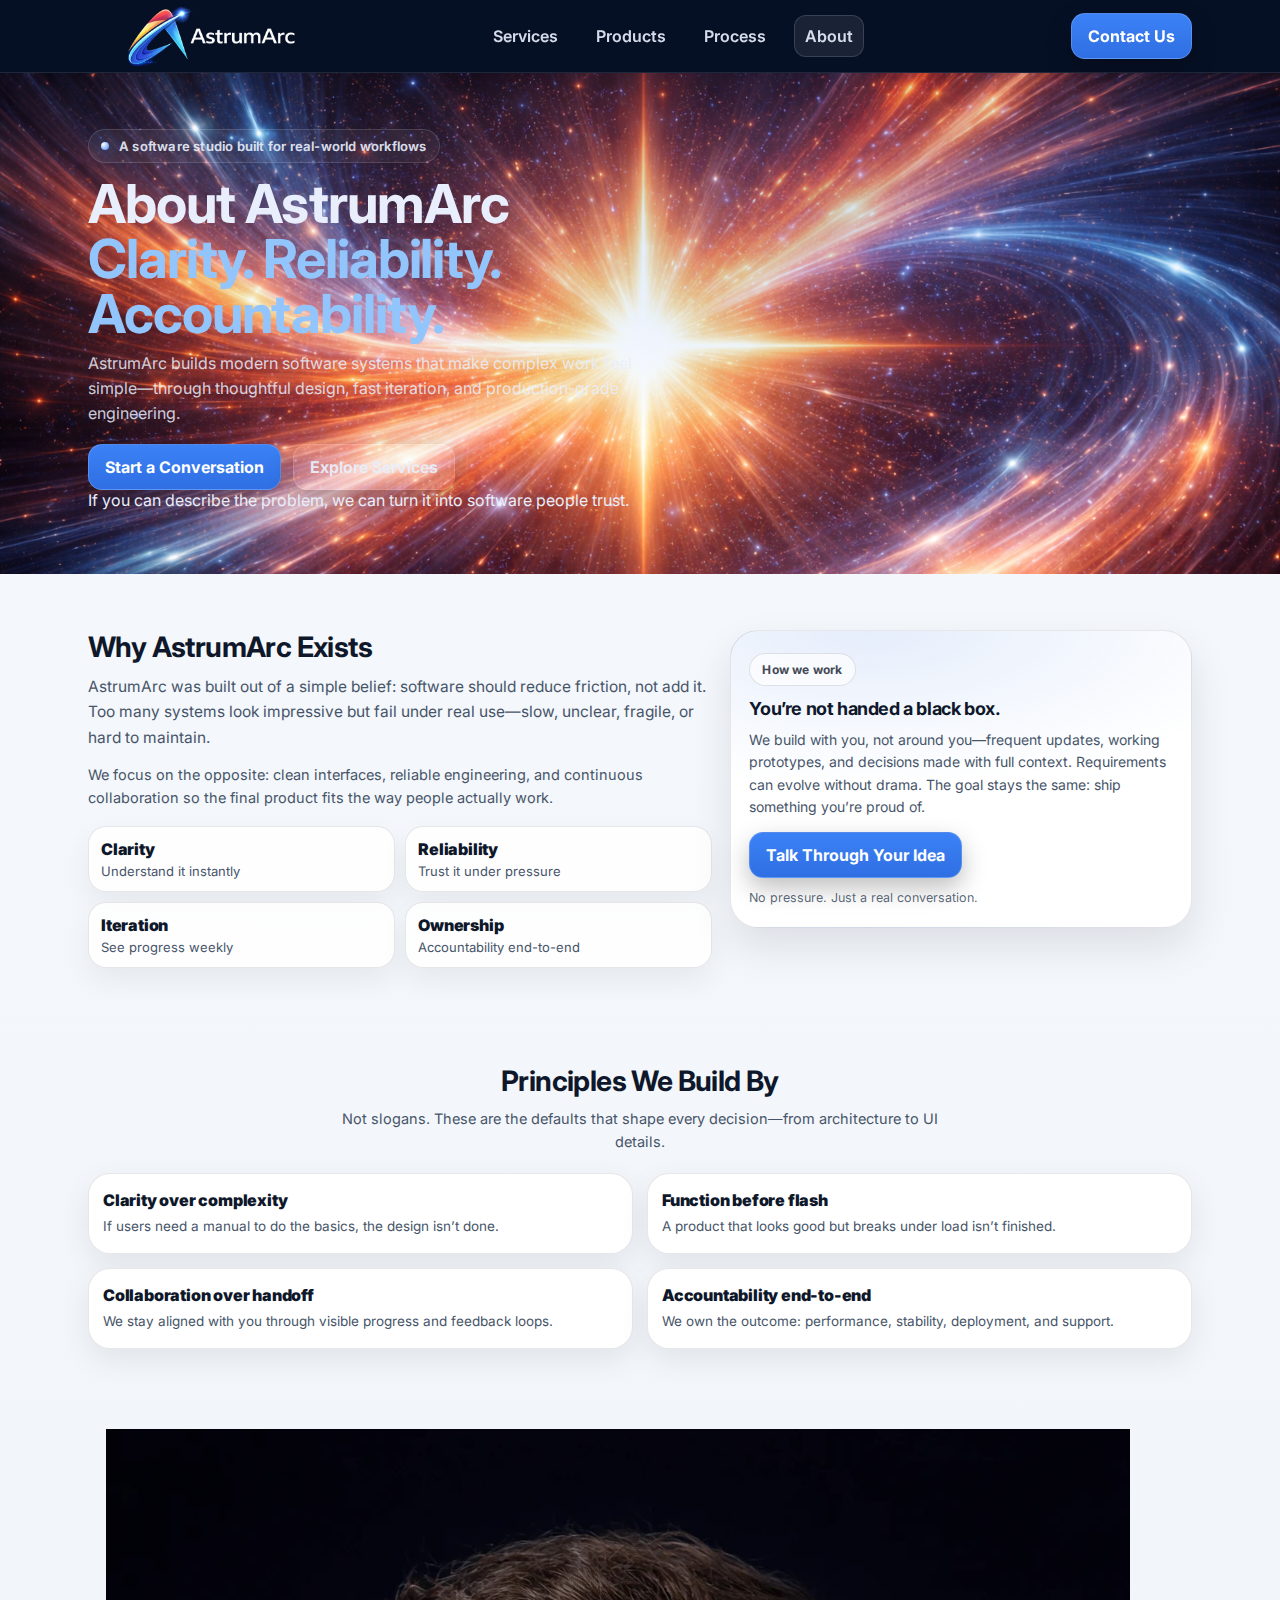
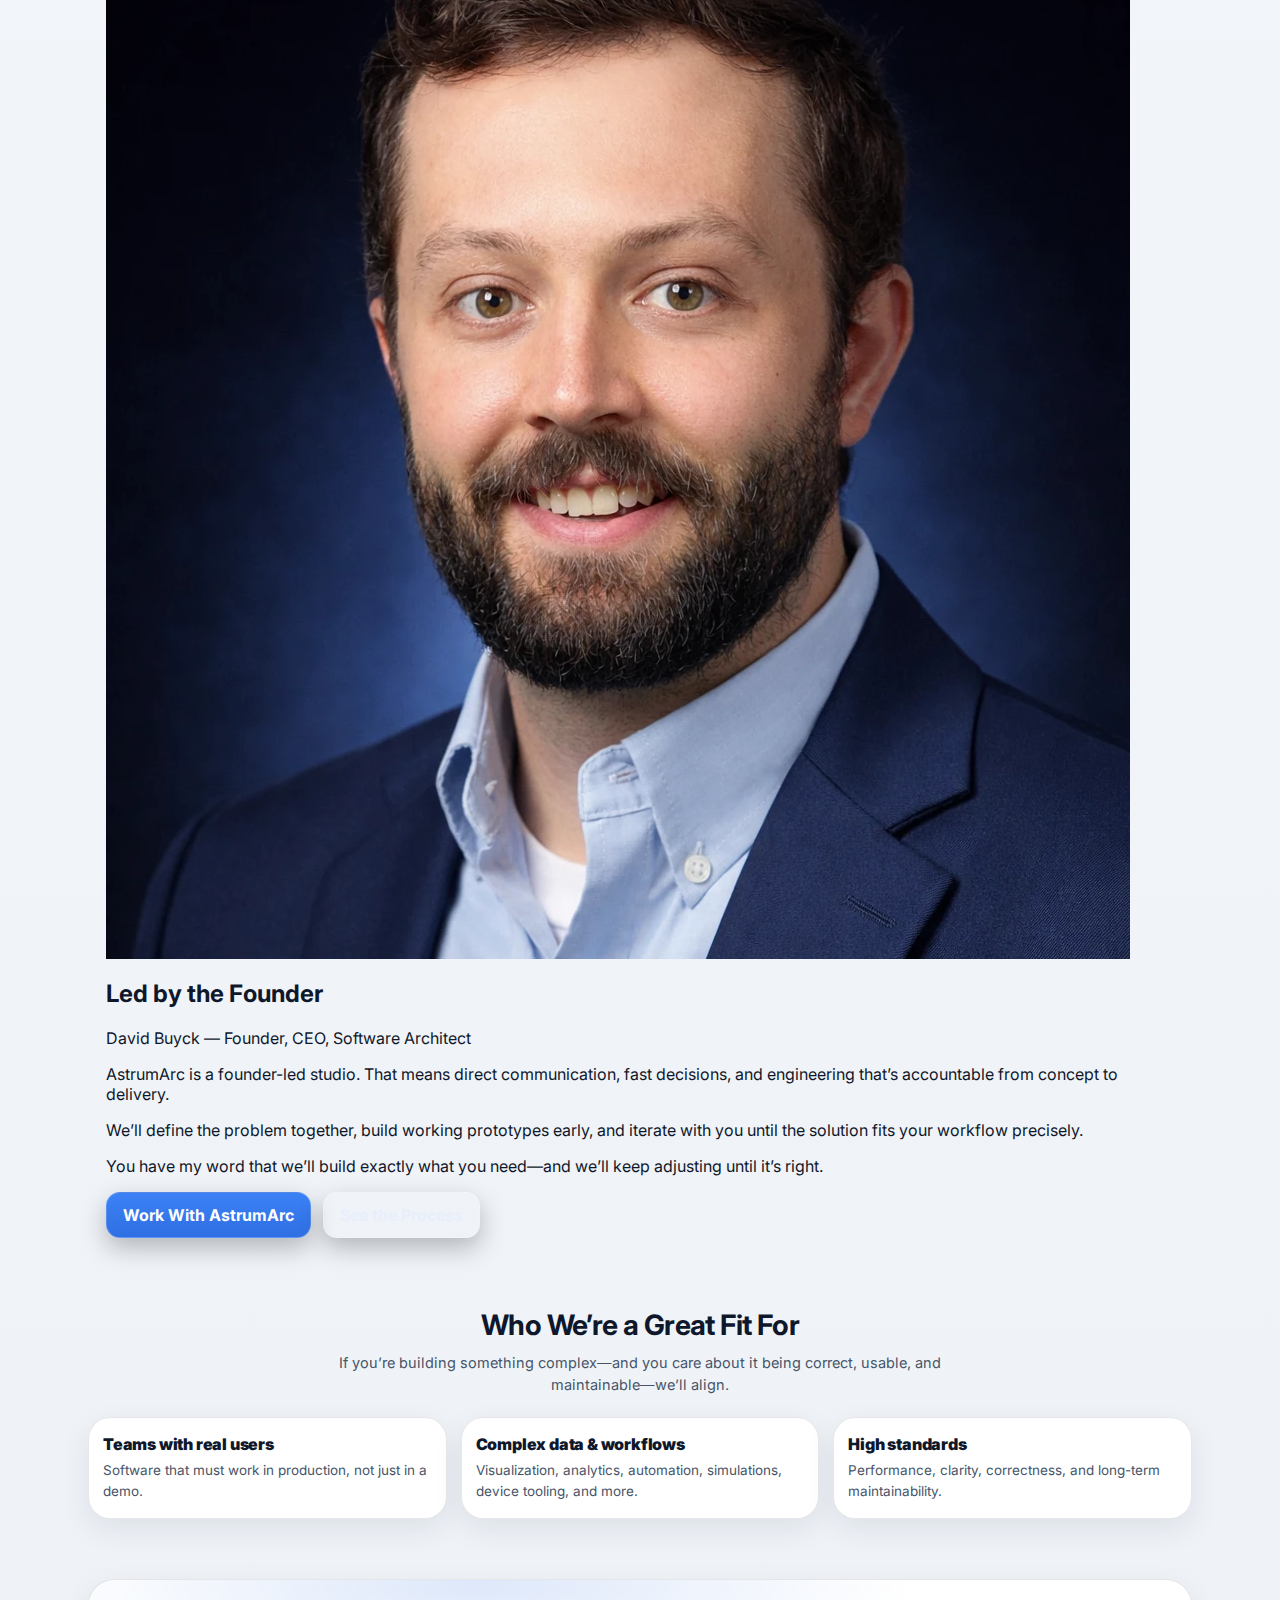
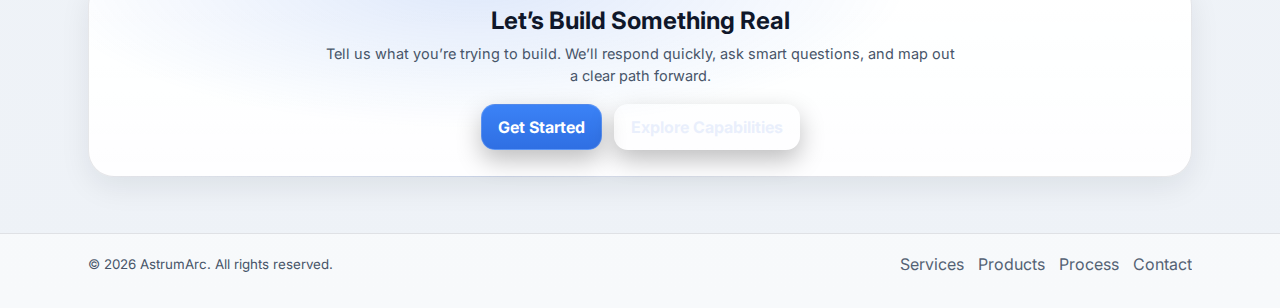
<file: about/index.html>
<!-- /about/index.html -->
<!doctype html>
<html lang="en">
<head>
  <meta charset="utf-8" />
  <meta name="viewport" content="width=device-width,initial-scale=1" />
  <title>AstrumArc | About</title>
  <meta name="description" content="About AstrumArc: a software studio building clear, reliable systems for real-world workflows—led by founder David Buyck." />
  <link rel="preconnect" href="https://fonts.googleapis.com">
  <link rel="preconnect" href="https://fonts.gstatic.com" crossorigin>
  <link href="https://fonts.googleapis.com/css2?family=Inter:wght@400;500;600;700;800&display=swap" rel="stylesheet">
  <link rel="stylesheet" href="../css/styles.css" />
  <link rel="stylesheet" href="css/about.css" />
  <link rel="preload" as="image" href="img/BackgroundPlainCrop.webp" type="image/webp" fetchpriority="high">
</head>

<body>
  <header class="topbar">
    <div class="wrap">
      <div class="nav">
        <a class="brand" href="/">
          <img src="../img/LogoAlpha.png" alt="AstrumArc Home" class="brandLogo" />
        </a>

        <nav class="navlinks" aria-label="Primary">
          <a href="../services/">Services</a>
          <a href="../products/">Products</a>
          <a href="../process/">Process</a>
          <a class="active" href="../about/" aria-current="page">About</a>
        </nav>

        <div class="navcta">
          <button class="hamburger" id="hamburger" aria-label="Open menu" aria-expanded="false">
            <span></span>
          </button>
          <a class="btn primary" href="../contact/">Contact Us</a>
        </div>
      </div>

      <div class="mobilemenu" id="mobilemenu" aria-label="Mobile menu">
        <a href="../services/">Services</a>
        <a href="../products/">Products</a>
        <a href="../process/">Process</a>     
      </div>
    </div>
  </header>

  <main>
    <section class="heroDark heroBgImage heroBgAbout">
      <div class="wrap">
        <div class="heroGrid">
          <div class="heroCopy">
            <div class="kicker"><span class="dot"></span> A software studio built for real-world workflows</div>
            <h1>About AstrumArc<br><span class="em">Clarity. Reliability. Accountability.</span></h1>
            <p class="sub">
              AstrumArc builds modern software systems that make complex work feel simple—through thoughtful design,
              fast iteration, and production-grade engineering.
            </p>

            <div class="heroActions">
              <a class="btn primary" href="../contact/">Start a Conversation</a>
              <a class="btn heroSecondary" href="../services/">Explore Services</a>
            </div>

            <div class="heroAssurance">
              If you can describe the problem, we can turn it into software people trust.
            </div>
          </div>
        </div>
      </div>
    </section>

    <div class="pageLight">
      <div class="wrap">

        <section class="aboutIntro section" id="story">
          <div class="aboutIntroGrid">
            <div class="aboutIntroCopy">
              <h2 class="aboutTitle">Why AstrumArc Exists</h2>
              <p class="aboutLead">
                AstrumArc was built out of a simple belief: software should reduce friction, not add it.
                Too many systems look impressive but fail under real use—slow, unclear, fragile, or hard to maintain.
              </p>
              <p class="aboutText">
                We focus on the opposite: clean interfaces, reliable engineering, and continuous collaboration so the final product fits the way
                people actually work.
              </p>

              <div class="aboutBadges">
                <div class="badge">
                  <div class="bTop">Clarity</div>
                  <div class="bSub">Understand it instantly</div>
                </div>
                <div class="badge">
                  <div class="bTop">Reliability</div>
                  <div class="bSub">Trust it under pressure</div>
                </div>
                <div class="badge">
                  <div class="bTop">Iteration</div>
                  <div class="bSub">See progress weekly</div>
                </div>
                <div class="badge">
                  <div class="bTop">Ownership</div>
                  <div class="bSub">Accountability end-to-end</div>
                </div>
              </div>
            </div>

            <div class="aboutIntroCard">
              <div class="calloutKicker">How we work</div>
              <h3 class="calloutTitle">You’re not handed a black box.</h3>
              <p class="calloutText">
                We build with you, not around you—frequent updates, working prototypes, and decisions made with full context.
                Requirements can evolve without drama. The goal stays the same: ship something you’re proud of.
              </p>
              <div class="calloutActions">
                <a class="btn primary" href="../contact/">Talk Through Your Idea</a>
              </div>
              <div class="calloutNote">No pressure. Just a real conversation.</div>
            </div>
          </div>
        </section>

        <section class="aboutSection section" id="principles">
          <h2 class="midTitle">Principles We Build By</h2>
          <p class="midSub">
            Not slogans. These are the defaults that shape every decision—from architecture to UI details.
          </p>

          <div class="principlesGrid">
            <div class="pCard">
              <div class="pTitle">Clarity over complexity</div>
              <div class="pText">If users need a manual to do the basics, the design isn’t done.</div>
            </div>
            <div class="pCard">
              <div class="pTitle">Function before flash</div>
              <div class="pText">A product that looks good but breaks under load isn’t finished.</div>
            </div>
            <div class="pCard">
              <div class="pTitle">Collaboration over handoff</div>
              <div class="pText">We stay aligned with you through visible progress and feedback loops.</div>
            </div>
            <div class="pCard">
              <div class="pTitle">Accountability end-to-end</div>
              <div class="pText">We own the outcome: performance, stability, deployment, and support.</div>
            </div>
          </div>
        </section>

        <section class="founderCommitment aboutFounder">
          <div class="wrap">
            <div class="founderGrid">
              <div class="founderImage">
                <img
                  src="../img/DavidBuyckFounder2.webp"
                  alt="David Buyck, Founder and CEO of AstrumArc"
                />
              </div>

              <div class="founderContent">
                <h2>Led by the Founder</h2>

                <p class="founderTitle">
                  David Buyck — Founder, CEO, Software Architect
                </p>

                <p>
                  AstrumArc is a founder-led studio. That means direct communication, fast decisions,
                  and engineering that’s accountable from concept to delivery.
                </p>

                <p>
                  We’ll define the problem together, build working prototypes early, and iterate with you until the solution fits
                  your workflow precisely.
                </p>

                <p class="founderNote">
                  You have my word that we’ll build exactly what you need—and we’ll keep adjusting until it’s right.
                </p>

                <div class="founderActions">
                  <a class="btn primary" href="../contact/">Work With AstrumArc</a>
                  <a class="btn ghost" href="../process/">See the Process</a>
                </div>
              </div>
            </div>
          </div>
        </section>

        <section class="aboutSection section" id="fit">
          <h2 class="midTitle">Who We’re a Great Fit For</h2>
          <p class="midSub">
            If you’re building something complex—and you care about it being correct, usable, and maintainable—we’ll align.
          </p>

          <div class="fitGrid">
            <div class="fitCard">
              <div class="fitTitle">Teams with real users</div>
              <div class="fitText">Software that must work in production, not just in a demo.</div>
            </div>
            <div class="fitCard">
              <div class="fitTitle">Complex data & workflows</div>
              <div class="fitText">Visualization, analytics, automation, simulations, device tooling, and more.</div>
            </div>
            <div class="fitCard">
              <div class="fitTitle">High standards</div>
              <div class="fitText">Performance, clarity, correctness, and long-term maintainability.</div>
            </div>
          </div>

         
        </section>

        <section class="ctaBand" id="contact">
          <h3>Let’s Build Something Real</h3>
          <p>
            Tell us what you’re trying to build. We’ll respond quickly, ask smart questions, and map out a clear path forward.
          </p>
          <div class="ctaActions">
            <a class="btn primary" href="../contact/">Get Started</a>
            <a class="btn ghost" href="../services/">Explore Capabilities</a>
          </div>
        </section>
      </div>

      <footer class="footerLight">
        <div class="wrap">
          <div class="foot">
            <small>© <span id="year"></span> AstrumArc. All rights reserved.</small>
            <div class="links">
              <a href="../services/">Services</a>
              <a href="../products/">Products</a>
              <a href="../process/">Process</a>
              <a href="../contact/">Contact</a>
            </div>
          </div>
        </div>
      </footer>
    </div>
  </main>

  <script src="../js/script.js"></script>
  <script src="js/about.js"></script>
</body>
</html>
</file>
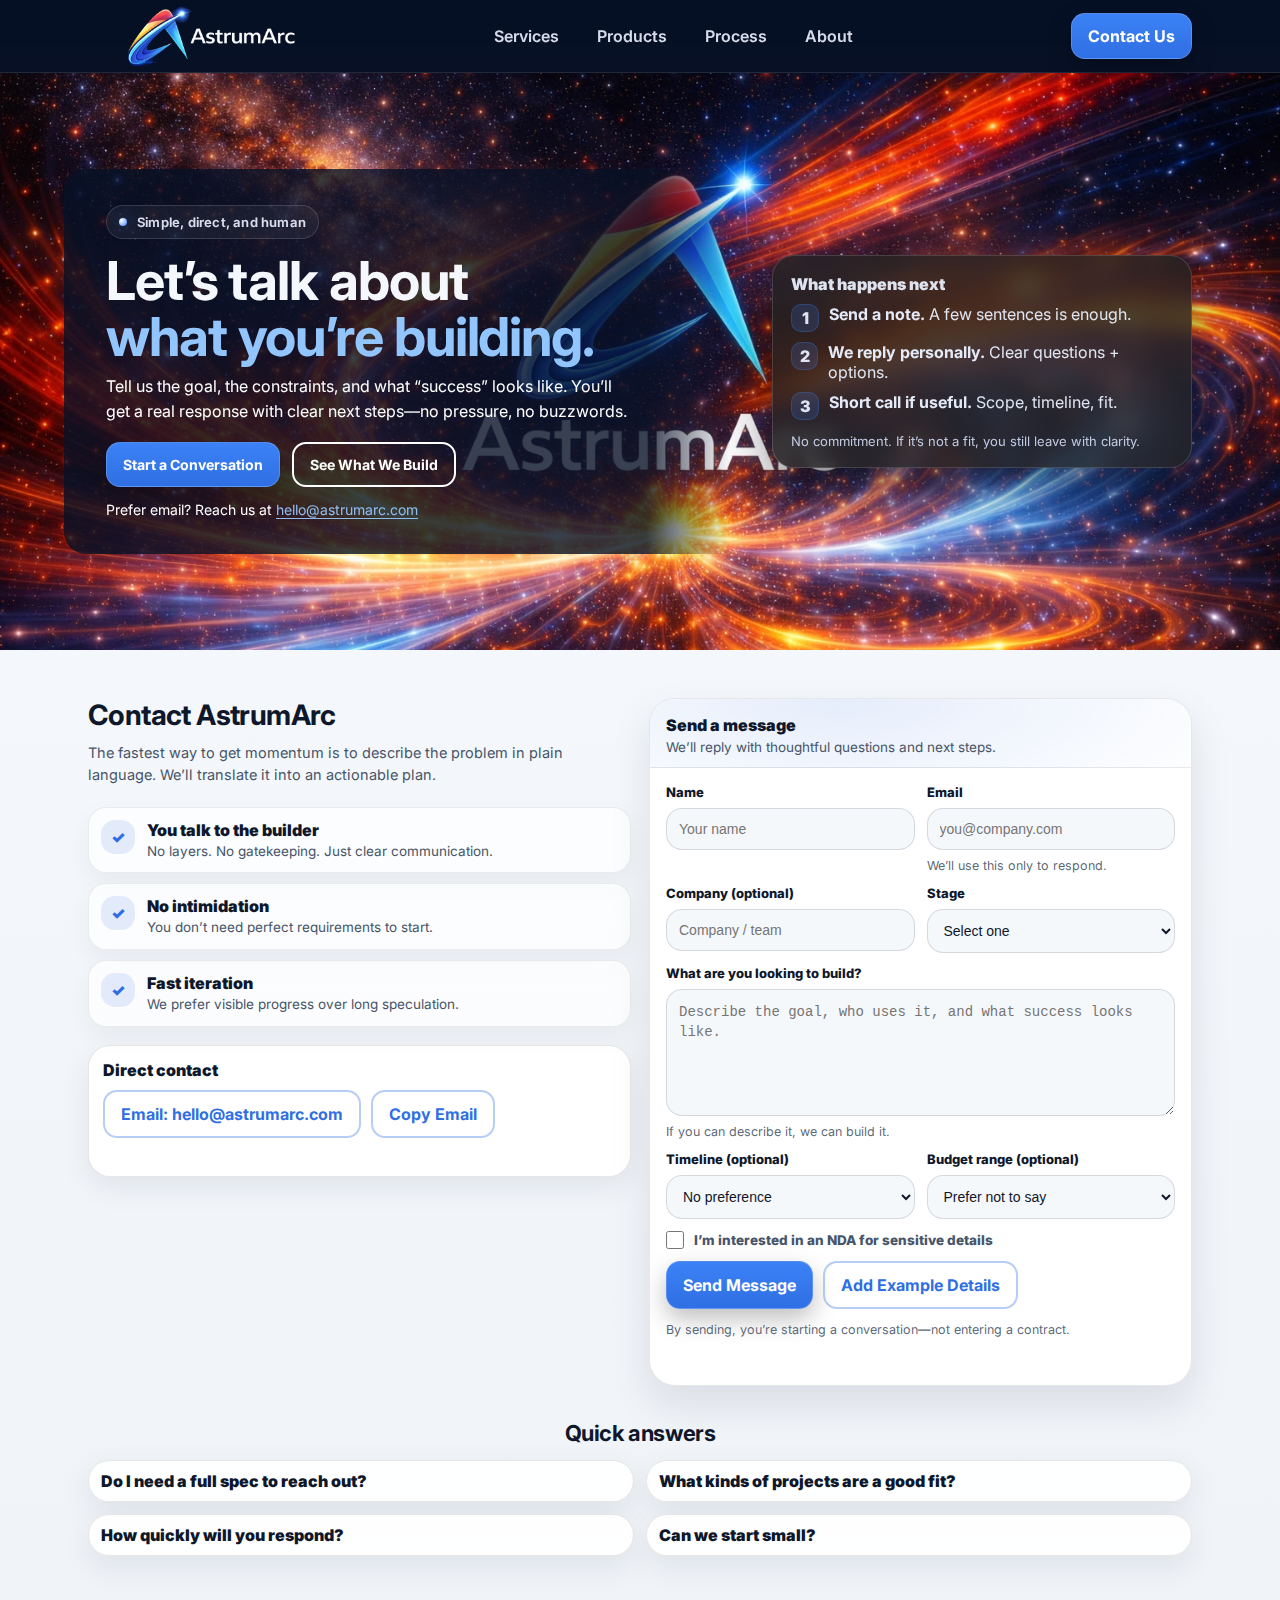
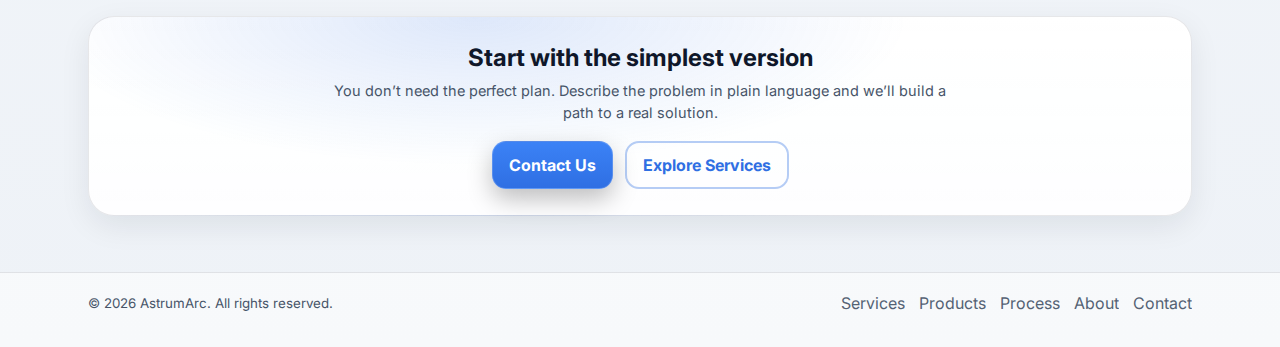
<file: contact/index.html>
<!-- contact/index.html -->
<!doctype html>
<html lang="en">
<head>
  <meta charset="utf-8" />
  <meta name="viewport" content="width=device-width,initial-scale=1" />
  <title>AstrumArc | Contact</title>
  <meta name="description" content="Contact AstrumArc. Tell us what you're building and we'll respond with clear next steps—no pressure, no buzzwords." />
  <link rel="preconnect" href="https://fonts.googleapis.com">
  <link rel="preconnect" href="https://fonts.gstatic.com" crossorigin>
  <link href="https://fonts.googleapis.com/css2?family=Inter:wght@400;500;600;700;800&display=swap" rel="stylesheet">
  <link rel="stylesheet" href="css/contact.css" />
</head>

<body>
  <header class="topbar">
    <div class="wrap">
      <div class="nav">
        <a class="brand" href="../index.html">
          <img src="../img/LogoAlpha.png" alt="AstrumArc Home" class="brandLogo" />
        </a>

        <nav class="navlinks" aria-label="Primary">
          <a href="../services/index.html">Services</a>
          <a href="../products/index.html">Products</a>
          <a href="../process/index.html">Process</a>
          <a href="../about/index.html">About</a>
        </nav>

        <div class="navcta">
          <button class="hamburger" id="hamburger" aria-label="Open menu" aria-expanded="false">
            <span></span>
          </button>
          <a class="btn primary" href="#contact">Contact Us</a>
        </div>
      </div>

      <div class="mobilemenu" id="mobilemenu" aria-label="Mobile menu">
        <a href="../services/index.html">Services</a>
        <a href="../products/index.html">Products</a>
        <a href="../process/index.html">Process</a>
        <a href="../about/index.html">About</a>
        <div class="row">
          <a class="btn ghost" style="flex:1" href="../services/index.html">Explore Services</a>
          <a class="btn primary" style="flex:1" href="#contact">Contact</a>
        </div>
      </div>
    </div>
  </header>

  <main>
    <section class="heroDark heroBgImage">
      <div class="wrap">
        <div class="heroGrid">
          <div class="heroCopy">
            <div class="kicker"><span class="dot"></span> Simple, direct, and human</div>
            <h1>Let’s talk about<br><span class="em">what you’re building.</span></h1>
            <p class="sub">
              Tell us the goal, the constraints, and what “success” looks like. You’ll get a real response with clear next steps—no pressure, no buzzwords.
            </p>

            <div class="heroActions">
              <a class="btn primary" href="#contact">Start a Conversation</a>
              <a class="btn heroSecondary" href="../services/index.html">See What We Build</a>
            </div>

            <div class="heroAssurance">
              Prefer email? Reach us at <a class="heroLink" href="mailto:hello@astrumarc.com?subject=AstrumArc%20Contact%20Request">hello@astrumarc.com</a>
            </div>
          </div>

          <div class="heroSide">
            <div class="heroCard">
              <div class="hcTitle">What happens next</div>
              <ol class="steps">
                <li><span class="n">1</span><div><b>Send a note.</b> A few sentences is enough.</div></li>
                <li><span class="n">2</span><div><b>We reply personally.</b> Clear questions + options.</div></li>
                <li><span class="n">3</span><div><b>Short call if useful.</b> Scope, timeline, fit.</div></li>
              </ol>
              <div class="hcNote">No commitment. If it’s not a fit, you still leave with clarity.</div>
            </div>
          </div>

        </div>
      </div>
    </section>

    <div class="pageLight">
      <div class="wrap">

        <section class="section contactIntro" id="contact">
          <div class="introGrid">
            <div>
              <h2 class="midTitle left">Contact AstrumArc</h2>
              <p class="midSub left">
                The fastest way to get momentum is to describe the problem in plain language. We’ll translate it into an actionable plan.
              </p>

              <div class="trustRow">
                <div class="trust">
                  <div class="tIcon">✓</div>
                  <div>
                    <div class="tTitle">You talk to the builder</div>
                    <div class="tText">No layers. No gatekeeping. Just clear communication.</div>
                  </div>
                </div>
                <div class="trust">
                  <div class="tIcon">✓</div>
                  <div>
                    <div class="tTitle">No intimidation</div>
                    <div class="tText">You don’t need perfect requirements to start.</div>
                  </div>
                </div>
                <div class="trust">
                  <div class="tIcon">✓</div>
                  <div>
                    <div class="tTitle">Fast iteration</div>
                    <div class="tText">We prefer visible progress over long speculation.</div>
                  </div>
                </div>
              </div>

              <div class="directBlock">
                <div class="dbTitle">Direct contact</div>
                <div class="dbRow">
                  <a class="btn ghost" href="mailto:hello@astrumarc.com?subject=AstrumArc%20Project%20Inquiry">Email: hello@astrumarc.com</a>
                  <button class="btn ghost" id="copyEmail" type="button" data-copy="hello@astrumarc.com">Copy Email</button>
                </div>
                <div class="tiny" id="copyToast" aria-live="polite"></div>
              </div>
            </div>

            <div class="formCard">
              <div class="fcHead">
                <div class="fcTitle">Send a message</div>
                <div class="fcSub">We’ll reply with thoughtful questions and next steps.</div>
              </div>

              <form class="contactForm" id="contactForm" action="mailto:hello@astrumarc.com" method="post" enctype="text/plain" novalidate>
                <div class="fieldRow">
                  <div class="field">
                    <label for="name">Name</label>
                    <input id="name" name="name" type="text" autocomplete="name" placeholder="Your name" />
                  </div>
                  <div class="field">
                    <label for="email">Email</label>
                    <input id="email" name="email" type="email" autocomplete="email" placeholder="you@company.com" required />
                    <div class="hint" id="emailHint">We’ll use this only to respond.</div>
                  </div>
                </div>

                <div class="fieldRow">
                  <div class="field">
                    <label for="company">Company (optional)</label>
                    <input id="company" name="company" type="text" autocomplete="organization" placeholder="Company / team" />
                  </div>
                  <div class="field">
                    <label for="stage">Stage</label>
                    <select id="stage" name="stage" required>
                      <option value="" selected disabled>Select one</option>
                      <option value="Idea">Idea</option>
                      <option value="Prototype">Prototype</option>
                      <option value="In development">In development</option>
                      <option value="In production">In production</option>
                      <option value="Not sure">Not sure</option>
                    </select>
                  </div>
                </div>

                <div class="field">
                  <label for="build">What are you looking to build?</label>
                  <textarea id="build" name="project" rows="5" placeholder="Describe the goal, who uses it, and what success looks like." required></textarea>
                  <div class="hint">If you can describe it, we can build it.</div>
                </div>

                <div class="fieldRow">
                  <div class="field">
                    <label for="timeline">Timeline (optional)</label>
                    <select id="timeline" name="timeline">
                      <option value="" selected>No preference</option>
                      <option value="ASAP">ASAP</option>
                      <option value="2-4 weeks">2–4 weeks</option>
                      <option value="1-3 months">1–3 months</option>
                      <option value="3-6 months">3–6 months</option>
                      <option value="Exploring">Exploring</option>
                    </select>
                  </div>
                  <div class="field">
                    <label for="budget">Budget range (optional)</label>
                    <select id="budget" name="budget">
                      <option value="" selected>Prefer not to say</option>
                      <option value="Under 5k">Under $5k</option>
                      <option value="5k-15k">$5k–$15k</option>
                      <option value="15k-50k">$15k–$50k</option>
                      <option value="50k+">$50k+</option>
                      <option value="Not sure">Not sure</option>
                    </select>
                  </div>
                </div>

                <div class="field">
                  <label class="check">
                    <input type="checkbox" id="nda" name="nda" value="Interested in NDA" />
                    <span>I’m interested in an NDA for sensitive details</span>
                  </label>
                </div>

                <div class="formActions">
                  <button class="btn primary" type="submit" id="submitBtn">Send Message</button>
                  <button class="btn ghost" type="button" id="prefillBtn">Add Example Details</button>
                </div>

                <div class="formNote">
                  By sending, you’re starting a conversation—not entering a contract.
                </div>

                <div class="formError" id="formError" role="alert" aria-live="polite"></div>
              </form>
            </div>
          </div>
        </section>

        <section class="section faq">
          <h3 class="storiesTitle">Quick answers</h3>
          <div class="faqGrid">
            <details class="faqItem">
              <summary>Do I need a full spec to reach out?</summary>
              <div class="faqBody">No. A goal + constraints is enough. We’ll help turn that into scope and milestones.</div>
            </details>

            <details class="faqItem">
              <summary>What kinds of projects are a good fit?</summary>
              <div class="faqBody">Software with real users and real workflows—especially when data, visualization, performance, or automation matter.</div>
            </details>

            <details class="faqItem">
              <summary>How quickly will you respond?</summary>
              <div class="faqBody">As fast as possible. You’ll get a real reply with next questions and options.</div>
            </details>

            <details class="faqItem">
              <summary>Can we start small?</summary>
              <div class="faqBody">Yes. We can start with a prototype or a limited slice to validate direction before scaling up.</div>
            </details>
          </div>
        </section>

        <section class="ctaBand">
          <h3>Start with the simplest version</h3>
          <p>
            You don’t need the perfect plan. Describe the problem in plain language and we’ll build a path to a real solution.
          </p>
          <div class="ctaActions">
            <a class="btn primary" href="#contact">Contact Us</a>
            <a class="btn ghost" href="../services/index.html">Explore Services</a>
          </div>
        </section>

      </div>

      <footer class="footerLight">
        <div class="wrap">
          <div class="foot">
            <small>© <span id="year"></span> AstrumArc. All rights reserved.</small>
            <div class="links">
              <a href="../services/index.html">Services</a>
              <a href="../products/index.html">Products</a>
              <a href="../process/index.html">Process</a>
              <a href="../about/index.html">About</a>
              <a href="#contact">Contact</a>
            </div>
          </div>
        </div>
      </footer>

    </div>
  </main>

  <script src="js/contact.js"></script>
</body>
</html>
</file>
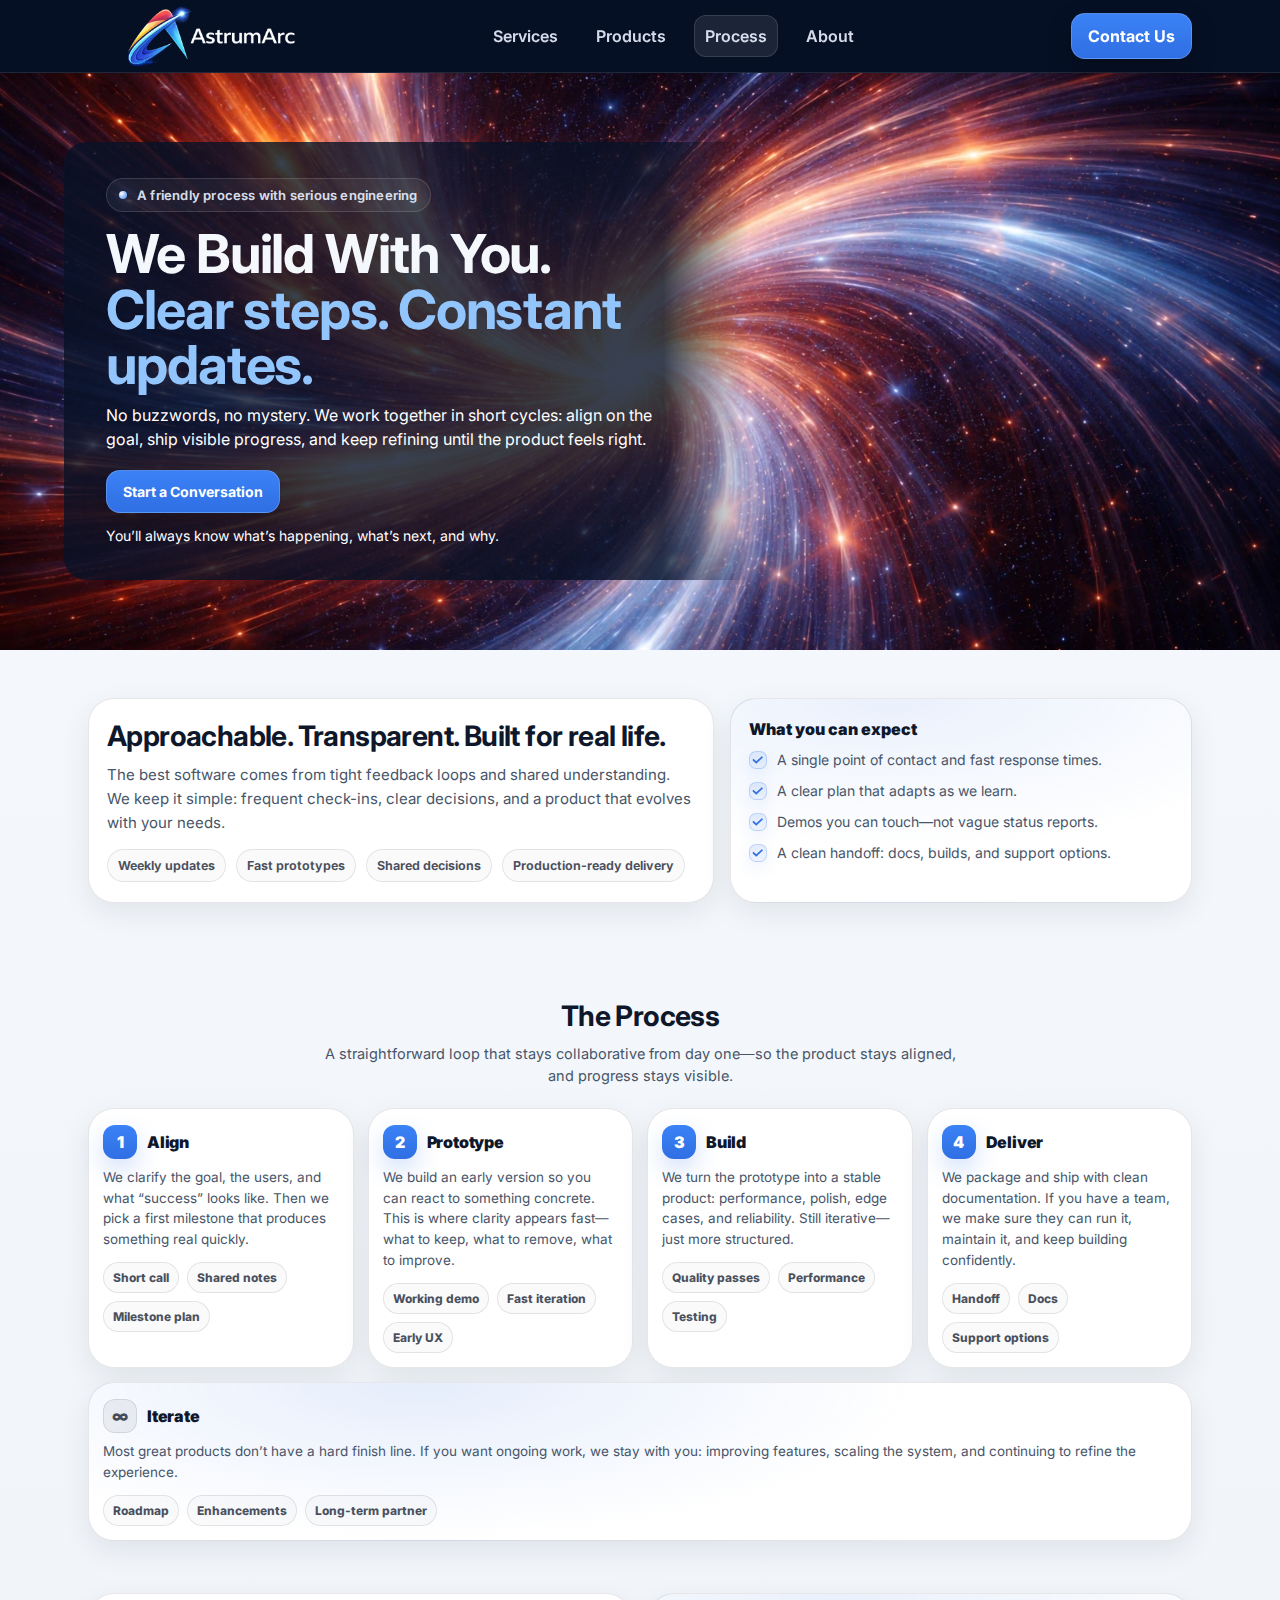
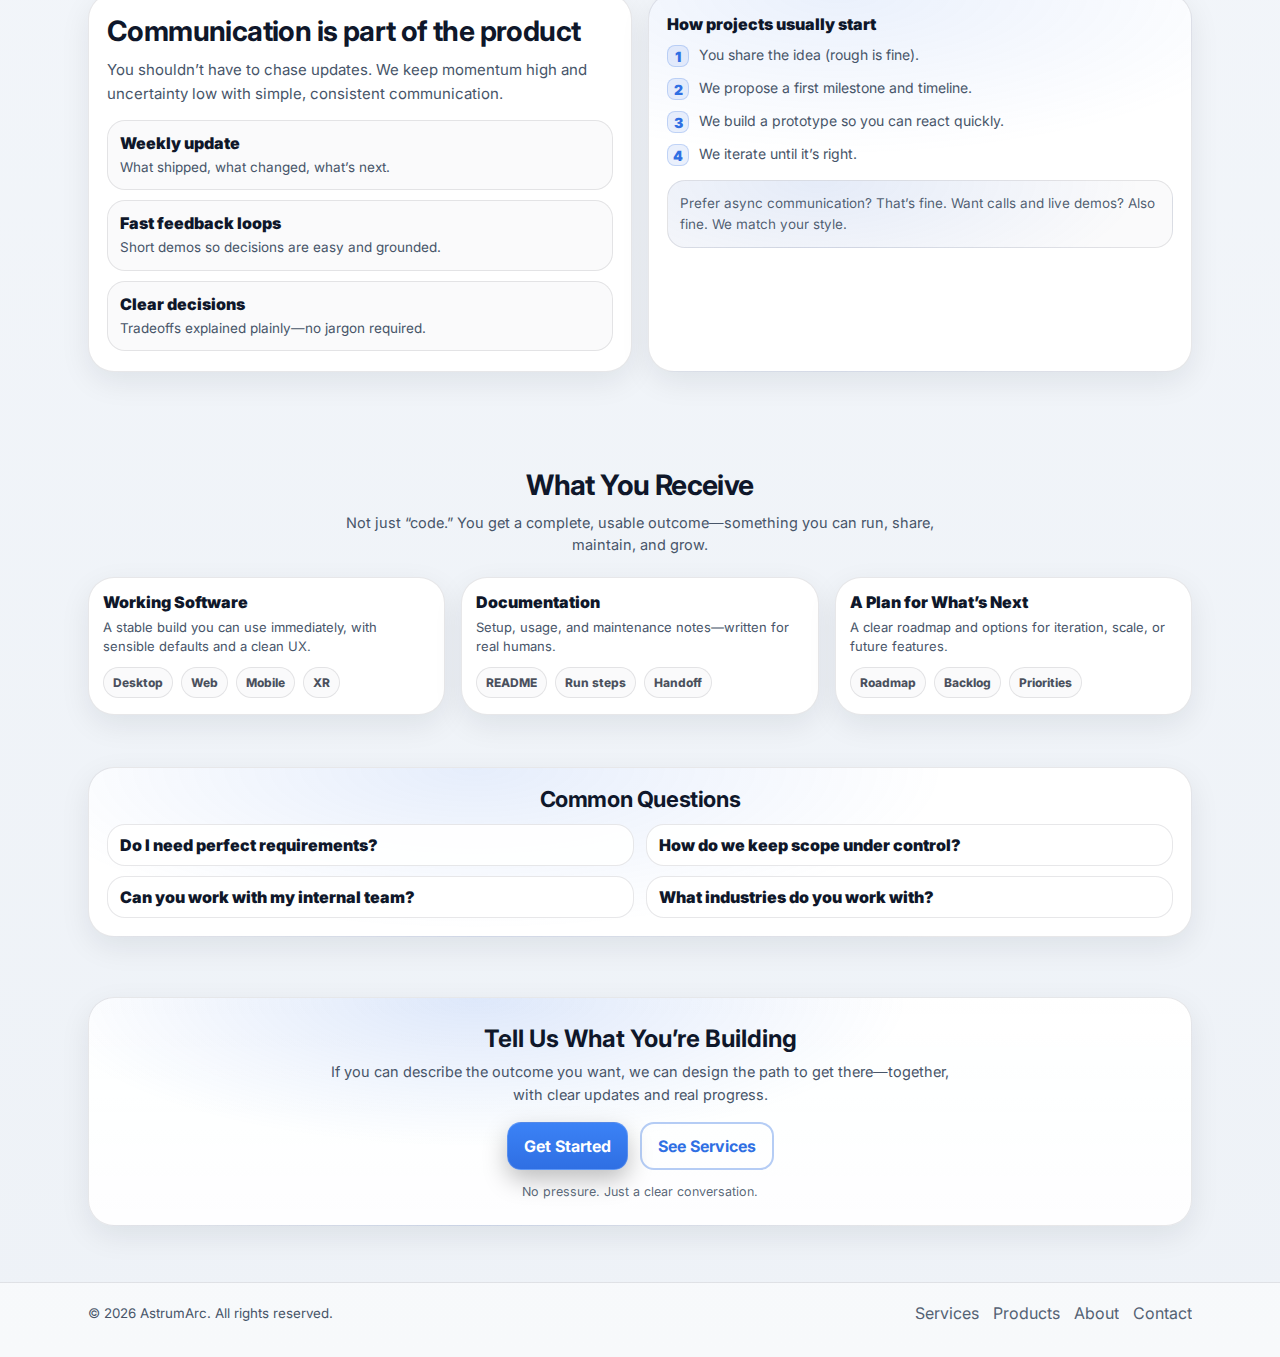
<file: process/index.html>
<!-- process/index.html -->
<!doctype html>
<html lang="en">
<head>
  <meta charset="utf-8" />
  <meta name="viewport" content="width=device-width,initial-scale=1" />
  <title>AstrumArc | Process</title>
  <meta name="description" content="A friendly, collaborative process: clear communication, fast prototypes, and production-grade delivery—built with you, not for you." />
  <link rel="preconnect" href="https://fonts.googleapis.com">
  <link rel="preconnect" href="https://fonts.gstatic.com" crossorigin>
  <link href="https://fonts.googleapis.com/css2?family=Inter:wght@400;500;600;700;800&display=swap" rel="stylesheet">
  <link rel="stylesheet" href="css/styles.css" />
  <link rel="preload" as="image" href="img/BackgroundPlainCrop.webp" type="image/webp" fetchpriority="high">
</head>

<body>
  <header class="topbar">
    <div class="wrap">
      <div class="nav">
        <a class="brand" href="../">
          <img src="../img/LogoAlpha.png" alt="AstrumArc Home" class="brandLogo" />
        </a>

        <nav class="navlinks" aria-label="Primary">
          <a href="../services/">Services</a>
          <a href="../products/">Products</a>
          <a class="active" href="../process/">Process</a>
          <a href="../about/">About</a>
        </nav>

        <div class="navcta">
          <button class="hamburger" id="hamburger" aria-label="Open menu" aria-expanded="false">
            <span></span>
          </button>
          <a class="btn primary" href="../contact/">Contact Us</a>
        </div>
      </div>

      <div class="mobilemenu" id="mobilemenu" aria-label="Mobile menu">
        <a href="../services/">Services</a>
          <a href="../products/">Products</a>
          <a href="../about/">About</a>        
      </div>
    </div>
  </header>

  <main>
    <section class="heroDark heroBgImage">
      <div class="wrap">
        <div class="heroGrid">
          <div class="heroCopy">
            <div class="kicker"><span class="dot"></span> A friendly process with serious engineering</div>
            <h1>We Build With You.<br><span class="em">Clear steps. Constant updates.</span></h1>
            <p class="sub">
              No buzzwords, no mystery. We work together in short cycles: align on the goal, ship visible progress,
              and keep refining until the product feels right.
            </p>

            <div class="heroActions">
              <a class="btn primary" href="../contact/">Start a Conversation</a>              
            </div>

            <div class="heroAssurance">
              You’ll always know what’s happening, what’s next, and why.
            </div>
          </div>
        </div>
      </div>
    </section>

    <div class="pageLight">
      <div class="wrap">

        <section class="processIntro section" id="overview">
          <div class="introGrid">
            <div class="introCard">
              <h2>Approachable. Transparent. Built for real life.</h2>
              <p>
                The best software comes from tight feedback loops and shared understanding.
                We keep it simple: frequent check-ins, clear decisions, and a product that evolves
                with your needs.
              </p>
              <div class="pillRow" aria-label="Process highlights">
                <div class="pill">Weekly updates</div>
                <div class="pill">Fast prototypes</div>
                <div class="pill">Shared decisions</div>
                <div class="pill">Production-ready delivery</div>
              </div>
            </div>

            <div class="introCard subtle">
              <div class="miniTitle">What you can expect</div>
              <ul class="checkList">
                <li><span class="check"></span> A single point of contact and fast response times.</li>
                <li><span class="check"></span> A clear plan that adapts as we learn.</li>
                <li><span class="check"></span> Demos you can touch—not vague status reports.</li>
                <li><span class="check"></span> A clean handoff: docs, builds, and support options.</li>
              </ul>
            </div>
          </div>
        </section>

        <section class="processSteps section" id="steps">
          <h2 class="midTitle">The Process</h2>
          <p class="midSub">
            A straightforward loop that stays collaborative from day one—so the product stays aligned,
            and progress stays visible.
          </p>

          <div class="stepGrid">
            <div class="stepCard">
              <div class="stepTop">
                <div class="stepNum">1</div>
                <div class="stepTitle">Align</div>
              </div>
              <p class="stepText">
                We clarify the goal, the users, and what “success” looks like. Then we pick a first milestone
                that produces something real quickly.
              </p>
              <div class="stepMeta">
                <span class="tag">Short call</span>
                <span class="tag">Shared notes</span>
                <span class="tag">Milestone plan</span>
              </div>
            </div>

            <div class="stepCard">
              <div class="stepTop">
                <div class="stepNum">2</div>
                <div class="stepTitle">Prototype</div>
              </div>
              <p class="stepText">
                We build an early version so you can react to something concrete. This is where clarity appears fast—
                what to keep, what to remove, what to improve.
              </p>
              <div class="stepMeta">
                <span class="tag">Working demo</span>
                <span class="tag">Fast iteration</span>
                <span class="tag">Early UX</span>
              </div>
            </div>

            <div class="stepCard">
              <div class="stepTop">
                <div class="stepNum">3</div>
                <div class="stepTitle">Build</div>
              </div>
              <p class="stepText">
                We turn the prototype into a stable product: performance, polish, edge cases, and reliability.
                Still iterative—just more structured.
              </p>
              <div class="stepMeta">
                <span class="tag">Quality passes</span>
                <span class="tag">Performance</span>
                <span class="tag">Testing</span>
              </div>
            </div>

            <div class="stepCard">
              <div class="stepTop">
                <div class="stepNum">4</div>
                <div class="stepTitle">Deliver</div>
              </div>
              <p class="stepText">
                We package and ship with clean documentation. If you have a team, we make sure they can run it,
                maintain it, and keep building confidently.
              </p>
              <div class="stepMeta">
                <span class="tag">Handoff</span>
                <span class="tag">Docs</span>
                <span class="tag">Support options</span>
              </div>
            </div>

            <div class="stepCard wide">
              <div class="stepTop">
                <div class="stepNum loop">∞</div>
                <div class="stepTitle">Iterate</div>
              </div>
              <p class="stepText">
                Most great products don’t have a hard finish line. If you want ongoing work, we stay with you:
                improving features, scaling the system, and continuing to refine the experience.
              </p>
              <div class="stepMeta">
                <span class="tag">Roadmap</span>
                <span class="tag">Enhancements</span>
                <span class="tag">Long-term partner</span>
              </div>
            </div>
          </div>
        </section>

        <section class="communication section" id="communication">
          <div class="commGrid">
            <div class="commCard">
              <h2>Communication is part of the product</h2>
              <p>
                You shouldn’t have to chase updates. We keep momentum high and uncertainty low with simple,
                consistent communication.
              </p>

              <div class="commBlocks">
                <div class="commBlock">
                  <div class="commH">Weekly update</div>
                  <div class="commT">What shipped, what changed, what’s next.</div>
                </div>
                <div class="commBlock">
                  <div class="commH">Fast feedback loops</div>
                  <div class="commT">Short demos so decisions are easy and grounded.</div>
                </div>
                <div class="commBlock">
                  <div class="commH">Clear decisions</div>
                  <div class="commT">Tradeoffs explained plainly—no jargon required.</div>
                </div>
              </div>
            </div>

            <div class="commCard subtle">
              <div class="miniTitle">How projects usually start</div>
              <ol class="numberList">
                <li><span class="n">1</span> You share the idea (rough is fine).</li>
                <li><span class="n">2</span> We propose a first milestone and timeline.</li>
                <li><span class="n">3</span> We build a prototype so you can react quickly.</li>
                <li><span class="n">4</span> We iterate until it’s right.</li>
              </ol>

              <div class="noteBox">
                Prefer async communication? That’s fine. Want calls and live demos? Also fine.
                We match your style.
              </div>
            </div>
          </div>
        </section>

        <section class="deliverables section" id="deliverables">
          <h2 class="midTitle">What You Receive</h2>
          <p class="midSub">
            Not just “code.” You get a complete, usable outcome—something you can run, share, maintain, and grow.
          </p>

          <div class="cards3 deliverCards">
            <div class="card">
              <div class="cardBody">
                <div class="cardTitle">Working Software</div>
                <p class="cardText">A stable build you can use immediately, with sensible defaults and a clean UX.</p>
                <div class="miniTags">
                  <span class="tag">Desktop</span>
                  <span class="tag">Web</span>
                  <span class="tag">Mobile</span>
                  <span class="tag">XR</span>
                </div>
              </div>
            </div>

            <div class="card">
              <div class="cardBody">
                <div class="cardTitle">Documentation</div>
                <p class="cardText">Setup, usage, and maintenance notes—written for real humans.</p>
                <div class="miniTags">
                  <span class="tag">README</span>
                  <span class="tag">Run steps</span>
                  <span class="tag">Handoff</span>
                </div>
              </div>
            </div>

            <div class="card">
              <div class="cardBody">
                <div class="cardTitle">A Plan for What’s Next</div>
                <p class="cardText">A clear roadmap and options for iteration, scale, or future features.</p>
                <div class="miniTags">
                  <span class="tag">Roadmap</span>
                  <span class="tag">Backlog</span>
                  <span class="tag">Priorities</span>
                </div>
              </div>
            </div>
          </div>
        </section>

        <section class="faqBand section" id="faq">
          <div class="faqCard">
            <h3>Common Questions</h3>

            <div class="faqGrid">
              <details class="faqItem">
                <summary>Do I need perfect requirements?</summary>
                <p>No. We’ll shape the requirements together. A clear goal and a rough idea are enough to start.</p>
              </details>

              <details class="faqItem">
                <summary>How do we keep scope under control?</summary>
                <p>We work in milestones. Each milestone has a clear outcome, and we adjust priorities as we learn.</p>
              </details>

              <details class="faqItem">
                <summary>Can you work with my internal team?</summary>
                <p>Yes. We can integrate smoothly—handoff, reviews, builds, and documentation included.</p>
              </details>

              <details class="faqItem">
                <summary>What industries do you work with?</summary>
                <p>Any. We’re proven in high-stakes medical innovation, but the process applies to all product domains.</p>
              </details>
            </div>
          </div>
        </section>

        <section class="ctaBand" id="contact">
          <h3>Tell Us What You’re Building</h3>
          <p>
            If you can describe the outcome you want, we can design the path to get there—together, with clear updates
            and real progress.
          </p>
          <div class="ctaActions">
            <a class="btn primary" href="../contact/">Get Started</a>
            <a class="btn ghost" href="../services/">See Services</a>
          </div>
          <div class="ctaNote">No pressure. Just a clear conversation.</div>
        </section>

      </div>

      <footer class="footerLight">
        <div class="wrap">
          <div class="foot">
            <small>© <span id="year"></span> AstrumArc. All rights reserved.</small>
            <div class="links">
              <a href="../services/">Services</a>
              <a href="../products/">Products</a>
              <a href="../about/">About</a>
              <a href="../contact/">Contact</a>
            </div>
          </div>
        </div>
      </footer>
    </div>
  </main>

  <script src="js/script.js"></script>
</body>
</html>
</file>
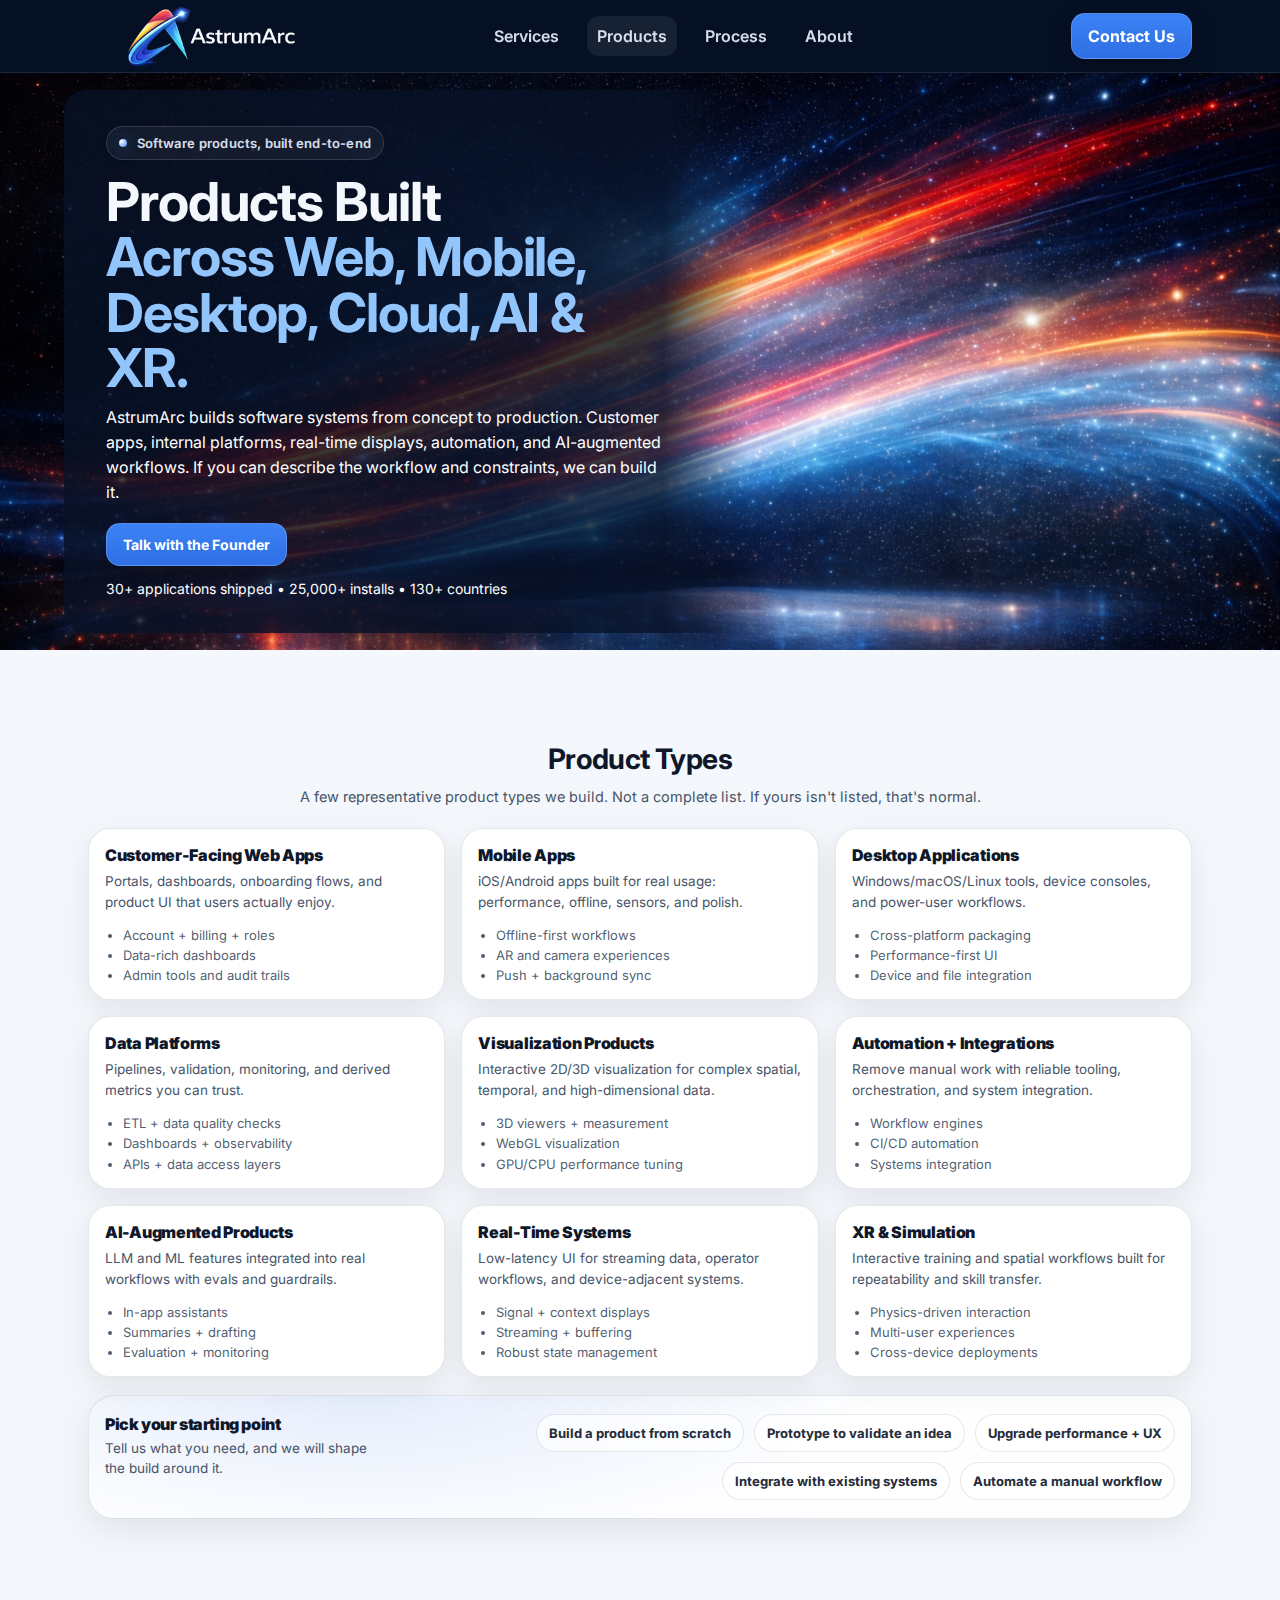
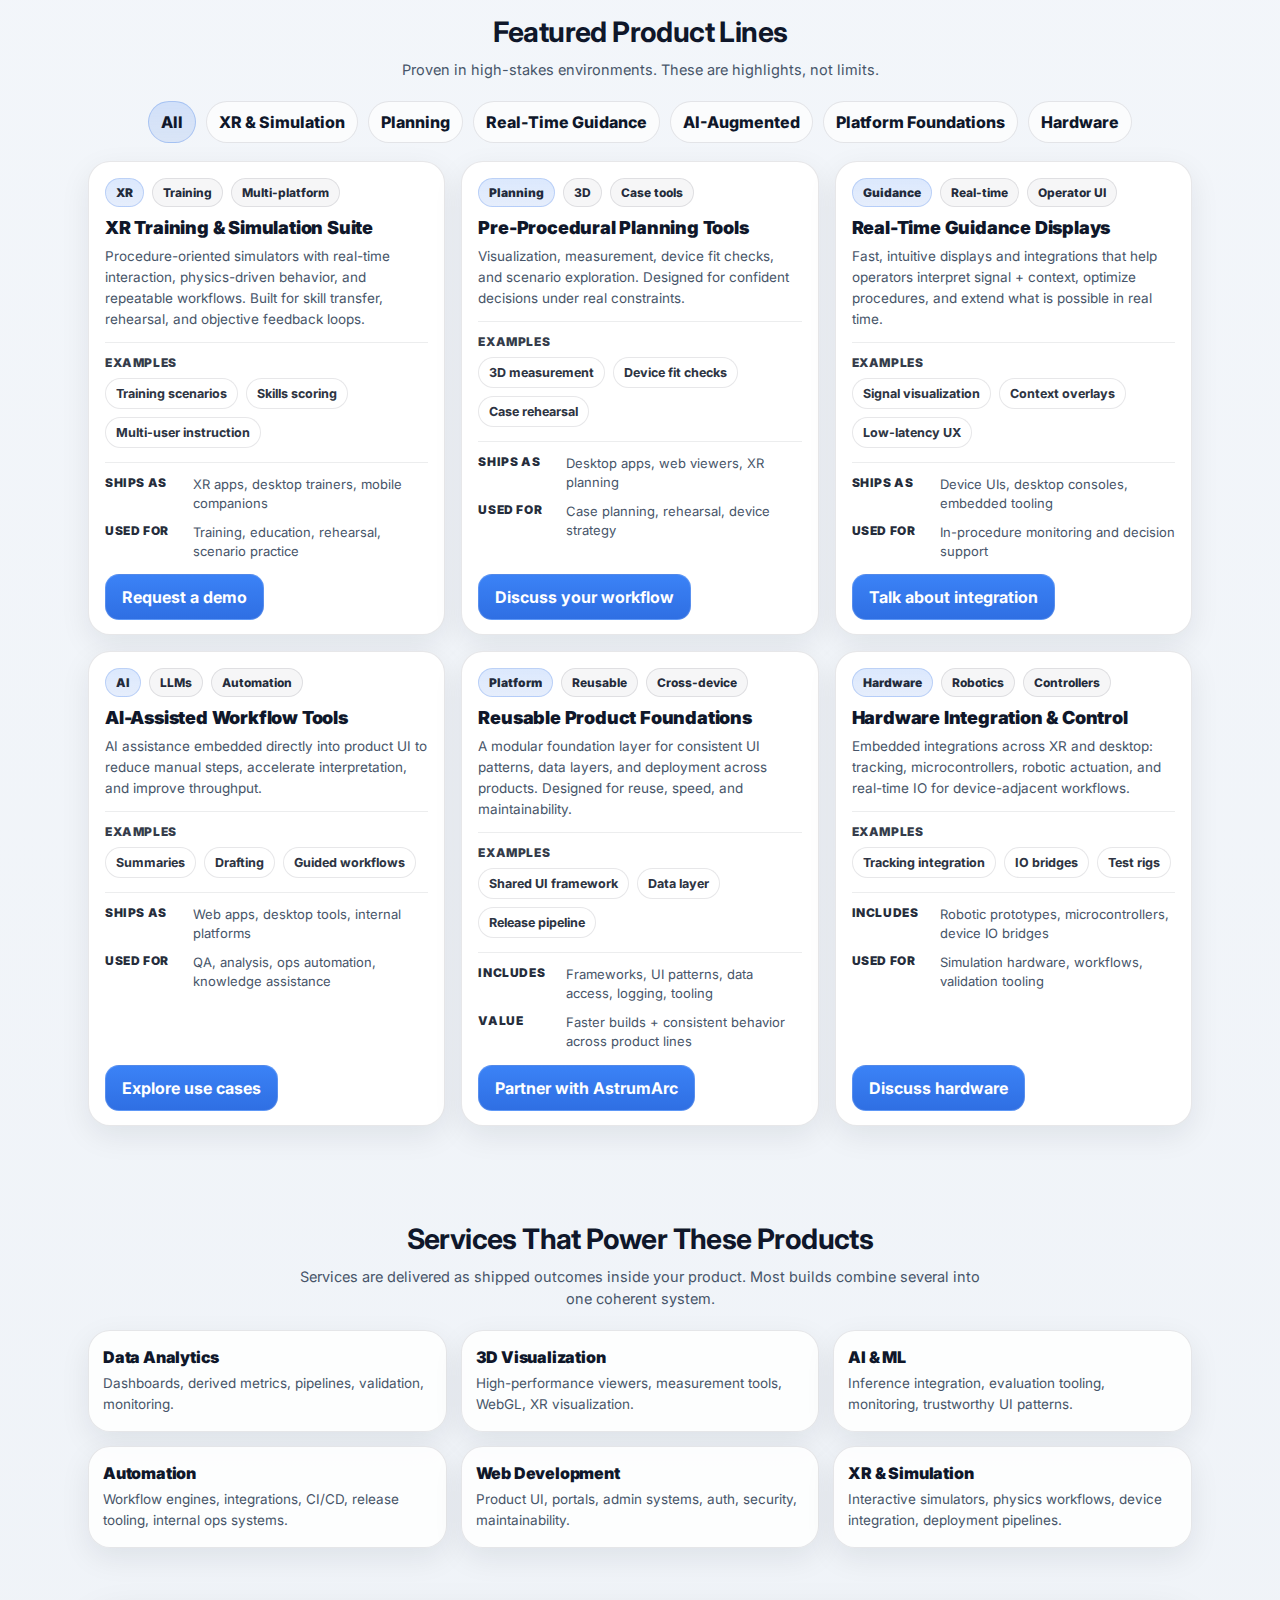
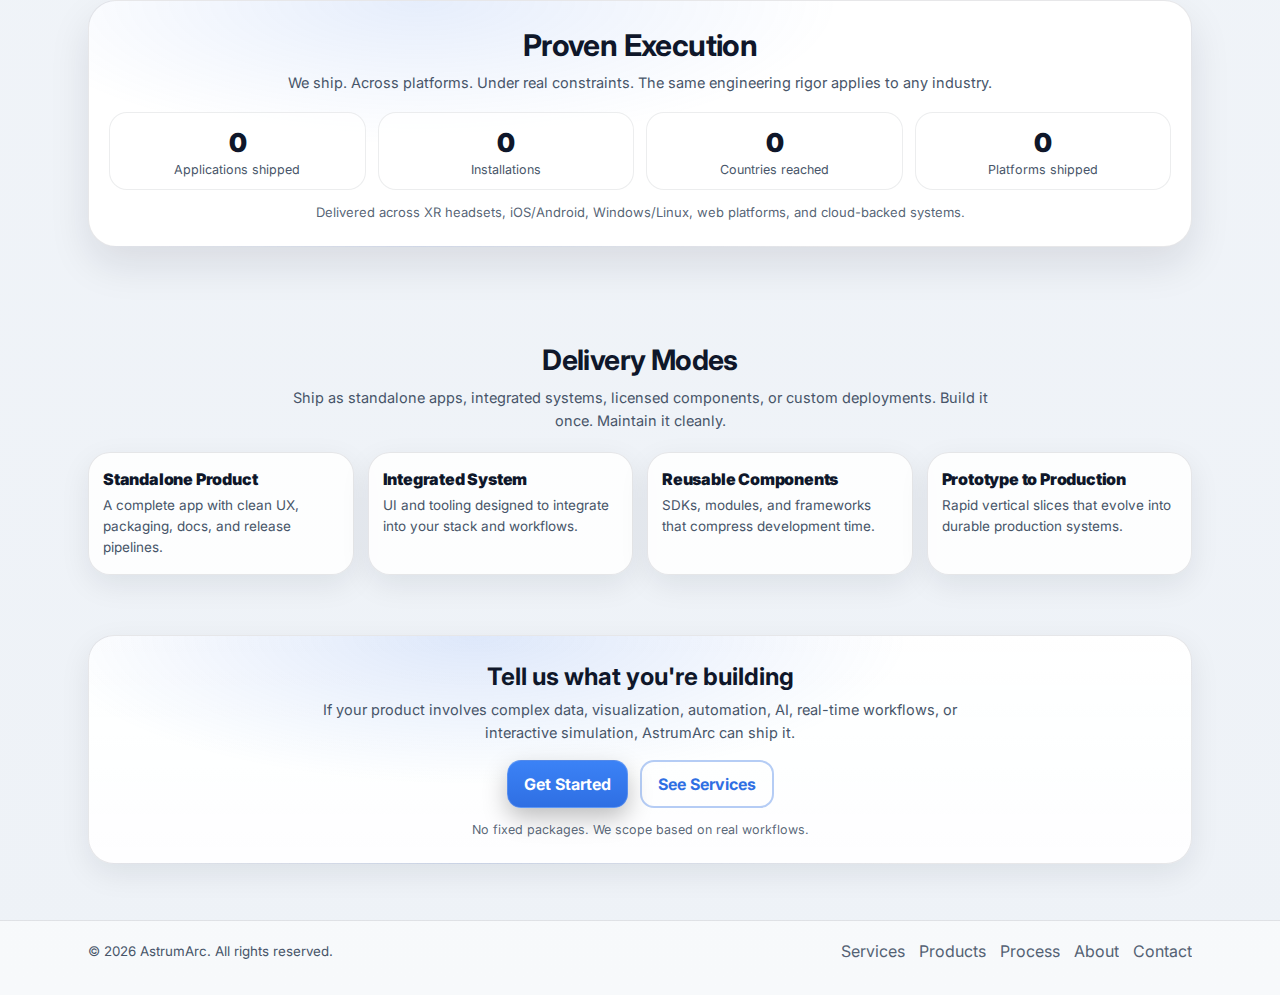
<file: products/index.html>
<!-- products/index.html -->
<!doctype html>
<html lang="en">
<head>
  <meta charset="utf-8" />
  <meta name="viewport" content="width=device-width,initial-scale=1" />
  <title>AstrumArc | Products</title>
  <meta name="description" content="AstrumArc builds software products end-to-end: web, mobile, desktop, cloud, real-time, AI, and XR—proven execution under real constraints." />
  <link rel="preconnect" href="https://fonts.googleapis.com">
  <link rel="preconnect" href="https://fonts.gstatic.com" crossorigin>
  <link href="https://fonts.googleapis.com/css2?family=Inter:wght@400;500;600;700;800;900&display=swap" rel="stylesheet">
  <link rel="stylesheet" href="css/products.css" />
</head>

<body>
  <header class="topbar">
    <div class="wrap">
      <div class="nav">
        <a class="brand" href="../index.html" aria-label="AstrumArc Home">
          <img src="../img/LogoAlpha.png" alt="AstrumArc" class="brandLogo" />
        </a>

        <nav class="navlinks" aria-label="Primary">
          <a href="../services/index.html">Services</a>
          <a class="active" href="index.html">Products</a>
          <a href="../process/index.html">Process</a>
          <a href="../about/index.html">About</a>
        </nav>

        <div class="navcta">
          <button class="hamburger" id="hamburger" aria-label="Open menu" aria-expanded="false">
            <span></span>
          </button>
          <a class="btn primary" href="../contact/index.html">Contact Us</a>
        </div>
      </div>

      <div class="mobilemenu" id="mobilemenu" aria-label="Mobile menu">
        <a href="../services/index.html">Services</a>
        <a class="active" href="index.html">Products</a>
        <a href="../process/index.html">Process</a>
        <a href="../about/index.html">About</a>
        <div class="row">
          <a class="btn primary" href="../contact/index.html">Contact</a>
        </div>
      </div>
    </div>
  </header>

  <main>
    <section class="heroDark heroBgImage heroProductsBg">
      <div class="wrap">
        <div class="heroGrid">
          <div class="heroCopy">
            <div class="kicker"><span class="dot"></span> Software products, built end-to-end</div>
            <h1>Products Built<br><span class="em">Across Web, Mobile, Desktop, Cloud, AI & XR.</span></h1>
            <p class="sub">
              AstrumArc builds software systems from concept to production. Customer apps, internal platforms, real-time
              displays, automation, and AI-augmented workflows. If you can describe the workflow and constraints, we can build it.
            </p>

            <div class="heroActions">
              <a class="btn primary" href="../contact/index.html">Talk with the Founder</a>
            </div>

            <div class="heroAssurance">
              30+ applications shipped • 25,000+ installs • 130+ countries
            </div>
          </div>
        </div>
      </div>
    </section>

    <div class="pageLight">
      <div class="wrap">

        <section class="section" id="types">
          <h2 class="midTitle">Product Types</h2>
          <p class="midSub">
            A few representative product types we build. Not a complete list. If yours isn't listed, that's normal.
          </p>

          <div class="typeGrid">
            <article class="typeCard">
              <div class="typeTop">
                <div class="typeTitle">Customer-Facing Web Apps</div>
                <p class="typeDesc">Portals, dashboards, onboarding flows, and product UI that users actually enjoy.</p>
              </div>
              <ul class="typeList">
                <li>Account + billing + roles</li>
                <li>Data-rich dashboards</li>
                <li>Admin tools and audit trails</li>
              </ul>
            </article>

            <article class="typeCard">
              <div class="typeTop">
                <div class="typeTitle">Mobile Apps</div>
                <p class="typeDesc">iOS/Android apps built for real usage: performance, offline, sensors, and polish.</p>
              </div>
              <ul class="typeList">
                <li>Offline-first workflows</li>
                <li>AR and camera experiences</li>
                <li>Push + background sync</li>
              </ul>
            </article>

            <article class="typeCard">
              <div class="typeTop">
                <div class="typeTitle">Desktop Applications</div>
                <p class="typeDesc">Windows/macOS/Linux tools, device consoles, and power-user workflows.</p>
              </div>
              <ul class="typeList">
                <li>Cross-platform packaging</li>
                <li>Performance-first UI</li>
                <li>Device and file integration</li>
              </ul>
            </article>

            <article class="typeCard">
              <div class="typeTop">
                <div class="typeTitle">Data Platforms</div>
                <p class="typeDesc">Pipelines, validation, monitoring, and derived metrics you can trust.</p>
              </div>
              <ul class="typeList">
                <li>ETL + data quality checks</li>
                <li>Dashboards + observability</li>
                <li>APIs + data access layers</li>
              </ul>
            </article>

            <article class="typeCard">
              <div class="typeTop">
                <div class="typeTitle">Visualization Products</div>
                <p class="typeDesc">Interactive 2D/3D visualization for complex spatial, temporal, and high-dimensional data.</p>
              </div>
              <ul class="typeList">
                <li>3D viewers + measurement</li>
                <li>WebGL visualization</li>
                <li>GPU/CPU performance tuning</li>
              </ul>
            </article>

            <article class="typeCard">
              <div class="typeTop">
                <div class="typeTitle">Automation + Integrations</div>
                <p class="typeDesc">Remove manual work with reliable tooling, orchestration, and system integration.</p>
              </div>
              <ul class="typeList">
                <li>Workflow engines</li>
                <li>CI/CD automation</li>
                <li>Systems integration</li>
              </ul>
            </article>

            <article class="typeCard">
              <div class="typeTop">
                <div class="typeTitle">AI-Augmented Products</div>
                <p class="typeDesc">LLM and ML features integrated into real workflows with evals and guardrails.</p>
              </div>
              <ul class="typeList">
                <li>In-app assistants</li>
                <li>Summaries + drafting</li>
                <li>Evaluation + monitoring</li>
              </ul>
            </article>

            <article class="typeCard">
              <div class="typeTop">
                <div class="typeTitle">Real-Time Systems</div>
                <p class="typeDesc">Low-latency UI for streaming data, operator workflows, and device-adjacent systems.</p>
              </div>
              <ul class="typeList">
                <li>Signal + context displays</li>
                <li>Streaming + buffering</li>
                <li>Robust state management</li>
              </ul>
            </article>

            <article class="typeCard">
              <div class="typeTop">
                <div class="typeTitle">XR & Simulation</div>
                <p class="typeDesc">Interactive training and spatial workflows built for repeatability and skill transfer.</p>
              </div>
              <ul class="typeList">
                <li>Physics-driven interaction</li>
                <li>Multi-user experiences</li>
                <li>Cross-device deployments</li>
              </ul>
            </article>
          </div>

          <div class="miniCta">
            <div class="miniCtaCopy">
              <div class="miniCtaTitle">Pick your starting point</div>
              <div class="miniCtaSub">Tell us what you need, and we will shape the build around it.</div>
            </div>
            <div class="miniCtaChoices" role="list">
              <a class="choice" href="../contact/index.html">Build a product from scratch</a>
              <a class="choice" href="../contact/index.html">Prototype to validate an idea</a>
              <a class="choice" href="../contact/index.html">Upgrade performance + UX</a>
              <a class="choice" href="../contact/index.html">Integrate with existing systems</a>
              <a class="choice" href="../contact/index.html">Automate a manual workflow</a>
            </div>
          </div>
        </section>

        <section class="section" id="featured">
          <h2 class="midTitle">Featured Product Lines</h2>
          <p class="midSub">
            Proven in high-stakes environments. These are highlights, not limits.
          </p>

          <div class="pills" role="tablist" aria-label="Featured product filters">
            <button class="pill active" data-filter="all" role="tab" aria-selected="true" type="button">All</button>
            <button class="pill" data-filter="xr" role="tab" aria-selected="false" type="button">XR & Simulation</button>
            <button class="pill" data-filter="planning" role="tab" aria-selected="false" type="button">Planning</button>
            <button class="pill" data-filter="guidance" role="tab" aria-selected="false" type="button">Real-Time Guidance</button>
            <button class="pill" data-filter="ai" role="tab" aria-selected="false" type="button">AI-Augmented</button>
            <button class="pill" data-filter="platform" role="tab" aria-selected="false" type="button">Platform Foundations</button>
            <button class="pill" data-filter="hardware" role="tab" aria-selected="false" type="button">Hardware</button>
          </div>

          <div class="productGrid" id="productGrid">
            <article class="productCard" data-tags="xr">
              <div class="productTop">
                <div class="badgeRow">
                  <span class="badge">XR</span>
                  <span class="badge soft">Training</span>
                  <span class="badge soft">Multi-platform</span>
                </div>
                <h3 class="pTitle">XR Training & Simulation Suite</h3>
                <p class="pDesc">
                  Procedure-oriented simulators with real-time interaction, physics-driven behavior, and repeatable workflows.
                  Built for skill transfer, rehearsal, and objective feedback loops.
                </p>
              </div>

              <div class="examples">
                <div class="exTitle">Examples</div>
                <div class="exRow">
                  <span class="exPill">Training scenarios</span>
                  <span class="exPill">Skills scoring</span>
                  <span class="exPill">Multi-user instruction</span>
                </div>
              </div>

              <div class="productMeta">
                <div class="metaItem">
                  <div class="metaK">Ships as</div>
                  <div class="metaV">XR apps, desktop trainers, mobile companions</div>
                </div>
                <div class="metaItem">
                  <div class="metaK">Used for</div>
                  <div class="metaV">Training, education, rehearsal, scenario practice</div>
                </div>
              </div>

              <div class="productActions">
                <a class="btn primary" href="../contact/index.html">Request a demo</a>
              </div>
            </article>

            <article class="productCard" data-tags="planning">
              <div class="productTop">
                <div class="badgeRow">
                  <span class="badge">Planning</span>
                  <span class="badge soft">3D</span>
                  <span class="badge soft">Case tools</span>
                </div>
                <h3 class="pTitle">Pre-Procedural Planning Tools</h3>
                <p class="pDesc">
                  Visualization, measurement, device fit checks, and scenario exploration.
                  Designed for confident decisions under real constraints.
                </p>
              </div>

              <div class="examples">
                <div class="exTitle">Examples</div>
                <div class="exRow">
                  <span class="exPill">3D measurement</span>
                  <span class="exPill">Device fit checks</span>
                  <span class="exPill">Case rehearsal</span>
                </div>
              </div>

              <div class="productMeta">
                <div class="metaItem">
                  <div class="metaK">Ships as</div>
                  <div class="metaV">Desktop apps, web viewers, XR planning</div>
                </div>
                <div class="metaItem">
                  <div class="metaK">Used for</div>
                  <div class="metaV">Case planning, rehearsal, device strategy</div>
                </div>
              </div>

              <div class="productActions">
                <a class="btn primary" href="../contact/index.html">Discuss your workflow</a>
              </div>
            </article>

            <article class="productCard" data-tags="guidance">
              <div class="productTop">
                <div class="badgeRow">
                  <span class="badge">Guidance</span>
                  <span class="badge soft">Real-time</span>
                  <span class="badge soft">Operator UI</span>
                </div>
                <h3 class="pTitle">Real-Time Guidance Displays</h3>
                <p class="pDesc">
                  Fast, intuitive displays and integrations that help operators interpret signal + context,
                  optimize procedures, and extend what is possible in real time.
                </p>
              </div>

              <div class="examples">
                <div class="exTitle">Examples</div>
                <div class="exRow">
                  <span class="exPill">Signal visualization</span>
                  <span class="exPill">Context overlays</span>
                  <span class="exPill">Low-latency UX</span>
                </div>
              </div>

              <div class="productMeta">
                <div class="metaItem">
                  <div class="metaK">Ships as</div>
                  <div class="metaV">Device UIs, desktop consoles, embedded tooling</div>
                </div>
                <div class="metaItem">
                  <div class="metaK">Used for</div>
                  <div class="metaV">In-procedure monitoring and decision support</div>
                </div>
              </div>

              <div class="productActions">
                <a class="btn primary" href="../contact/index.html">Talk about integration</a>
              </div>
            </article>

            <article class="productCard" data-tags="ai">
              <div class="productTop">
                <div class="badgeRow">
                  <span class="badge">AI</span>
                  <span class="badge soft">LLMs</span>
                  <span class="badge soft">Automation</span>
                </div>
                <h3 class="pTitle">AI-Assisted Workflow Tools</h3>
                <p class="pDesc">
                  AI assistance embedded directly into product UI to reduce manual steps, accelerate interpretation,
                  and improve throughput.
                </p>
              </div>

              <div class="examples">
                <div class="exTitle">Examples</div>
                <div class="exRow">
                  <span class="exPill">Summaries</span>
                  <span class="exPill">Drafting</span>
                  <span class="exPill">Guided workflows</span>
                </div>
              </div>

              <div class="productMeta">
                <div class="metaItem">
                  <div class="metaK">Ships as</div>
                  <div class="metaV">Web apps, desktop tools, internal platforms</div>
                </div>
                <div class="metaItem">
                  <div class="metaK">Used for</div>
                  <div class="metaV">QA, analysis, ops automation, knowledge assistance</div>
                </div>
              </div>

              <div class="productActions">
                <a class="btn primary" href="../contact/index.html">Explore use cases</a>
              </div>
            </article>

            <article class="productCard" data-tags="platform">
              <div class="productTop">
                <div class="badgeRow">
                  <span class="badge">Platform</span>
                  <span class="badge soft">Reusable</span>
                  <span class="badge soft">Cross-device</span>
                </div>
                <h3 class="pTitle">Reusable Product Foundations</h3>
                <p class="pDesc">
                  A modular foundation layer for consistent UI patterns, data layers, and deployment across products.
                  Designed for reuse, speed, and maintainability.
                </p>
              </div>

              <div class="examples">
                <div class="exTitle">Examples</div>
                <div class="exRow">
                  <span class="exPill">Shared UI framework</span>
                  <span class="exPill">Data layer</span>
                  <span class="exPill">Release pipeline</span>
                </div>
              </div>

              <div class="productMeta">
                <div class="metaItem">
                  <div class="metaK">Includes</div>
                  <div class="metaV">Frameworks, UI patterns, data access, logging, tooling</div>
                </div>
                <div class="metaItem">
                  <div class="metaK">Value</div>
                  <div class="metaV">Faster builds + consistent behavior across product lines</div>
                </div>
              </div>

              <div class="productActions">
                <a class="btn primary" href="../contact/index.html">Partner with AstrumArc</a>
              </div>
            </article>

            <article class="productCard" data-tags="hardware">
              <div class="productTop">
                <div class="badgeRow">
                  <span class="badge">Hardware</span>
                  <span class="badge soft">Robotics</span>
                  <span class="badge soft">Controllers</span>
                </div>
                <h3 class="pTitle">Hardware Integration & Control</h3>
                <p class="pDesc">
                  Embedded integrations across XR and desktop: tracking, microcontrollers, robotic actuation,
                  and real-time IO for device-adjacent workflows.
                </p>
              </div>

              <div class="examples">
                <div class="exTitle">Examples</div>
                <div class="exRow">
                  <span class="exPill">Tracking integration</span>
                  <span class="exPill">IO bridges</span>
                  <span class="exPill">Test rigs</span>
                </div>
              </div>

              <div class="productMeta">
                <div class="metaItem">
                  <div class="metaK">Includes</div>
                  <div class="metaV">Robotic prototypes, microcontrollers, device IO bridges</div>
                </div>
                <div class="metaItem">
                  <div class="metaK">Used for</div>
                  <div class="metaV">Simulation hardware, workflows, validation tooling</div>
                </div>
              </div>

              <div class="productActions">
                <a class="btn primary" href="../contact/index.html">Discuss hardware</a>
              </div>
            </article>
          </div>
        </section>

        <section class="section" id="bridge">
          <h2 class="midTitle">Services That Power These Products</h2>
          <p class="midSub">
            Services are delivered as shipped outcomes inside your product. Most builds combine several into one coherent system.
          </p>

          <div class="bridgeGrid">
            <div class="bridgeCard">
              <div class="bridgeTitle">Data Analytics</div>
              <div class="bridgeText">Dashboards, derived metrics, pipelines, validation, monitoring.</div>
            </div>
            <div class="bridgeCard">
              <div class="bridgeTitle">3D Visualization</div>
              <div class="bridgeText">High-performance viewers, measurement tools, WebGL, XR visualization.</div>
            </div>
            <div class="bridgeCard">
              <div class="bridgeTitle">AI & ML</div>
              <div class="bridgeText">Inference integration, evaluation tooling, monitoring, trustworthy UI patterns.</div>
            </div>
            <div class="bridgeCard">
              <div class="bridgeTitle">Automation</div>
              <div class="bridgeText">Workflow engines, integrations, CI/CD, release tooling, internal ops systems.</div>
            </div>
            <div class="bridgeCard">
              <div class="bridgeTitle">Web Development</div>
              <div class="bridgeText">Product UI, portals, admin systems, auth, security, maintainability.</div>
            </div>
            <div class="bridgeCard">
              <div class="bridgeTitle">XR & Simulation</div>
              <div class="bridgeText">Interactive simulators, physics workflows, device integration, deployment pipelines.</div>
            </div>
          </div>
        </section>

        <section class="section" id="impact">
          <div class="impactCard">
            <div class="impactHead">
              <h2>Proven Execution</h2>
              <p>
                We ship. Across platforms. Under real constraints. The same engineering rigor applies to any industry.
              </p>
            </div>

            <div class="impactStats">
              <div class="stat">
                <div class="statNum" data-count="34">0</div>
                <div class="statLbl">Applications shipped</div>
              </div>
              <div class="stat">
                <div class="statNum" data-count="26487">0</div>
                <div class="statLbl">Installations</div>
              </div>
              <div class="stat">
                <div class="statNum" data-count="137">0</div>
                <div class="statLbl">Countries reached</div>
              </div>
              <div class="stat">
                <div class="statNum" data-count="7">0</div>
                <div class="statLbl">Platforms shipped</div>
              </div>
            </div>

            <div class="impactNote">
              Delivered across XR headsets, iOS/Android, Windows/Linux, web platforms, and cloud-backed systems.
            </div>
          </div>
        </section>

        <section class="section" id="delivery">
          <h2 class="midTitle">Delivery Modes</h2>
          <p class="midSub">
            Ship as standalone apps, integrated systems, licensed components, or custom deployments. Build it once. Maintain it cleanly.
          </p>

          <div class="deliverGrid">
            <div class="deliverCard">
              <div class="deliverTitle">Standalone Product</div>
              <p class="deliverText">A complete app with clean UX, packaging, docs, and release pipelines.</p>
            </div>
            <div class="deliverCard">
              <div class="deliverTitle">Integrated System</div>
              <p class="deliverText">UI and tooling designed to integrate into your stack and workflows.</p>
            </div>
            <div class="deliverCard">
              <div class="deliverTitle">Reusable Components</div>
              <p class="deliverText">SDKs, modules, and frameworks that compress development time.</p>
            </div>
            <div class="deliverCard">
              <div class="deliverTitle">Prototype to Production</div>
              <p class="deliverText">Rapid vertical slices that evolve into durable production systems.</p>
            </div>
          </div>
        </section>

        <section class="ctaBand" id="contact">
          <h3>Tell us what you're building</h3>
          <p>
            If your product involves complex data, visualization, automation, AI, real-time workflows, or interactive simulation,
            AstrumArc can ship it.
          </p>
          <div class="ctaActions">
            <a class="btn primary" href="../contact/index.html">Get Started</a>
            <a class="btn ghost" href="../services/index.html">See Services</a>
          </div>
          <div class="ctaNote">No fixed packages. We scope based on real workflows.</div>
        </section>

      </div>

      <footer class="footerLight">
        <div class="wrap">
          <div class="foot">
            <small>© <span id="year"></span> AstrumArc. All rights reserved.</small>
            <div class="links">
              <a href="../services/index.html">Services</a>
              <a href="index.html">Products</a>
              <a href="../process/index.html">Process</a>
              <a href="../about/index.html">About</a>
              <a href="../contact/index.html">Contact</a>
            </div>
          </div>
        </div>
      </footer>
    </div>
  </main>

  <script src="js/products.js"></script>
</body>
</html>
</file>
<file: css/styles.css>
:root{
  --dark0:#071126;
  --dark1:#0b1f47;

  --light0:#f4f7fb;
  --light1:#eef2f7;

  --card:#ffffff;
  --cardBorder: rgba(15, 23, 42, 0.10);

  --accent:#2f6fe3;
  --accent2:#3b82f6;
  --accent3:#93c5fd;

  --textDark:#0f172a;
  --textMuted:#475569;
  --textLight:#e8eefc;

  --shadowDark: 0 14px 45px rgba(0,0,0,.45);
  --shadowLight: 0 10px 30px rgba(15, 23, 42, 0.08);

  --radius2: 22px;
  --max: 1140px;
}

*{box-sizing:border-box}
html,body{height:100%}

body{
  margin:0;
  font-family:Inter,system-ui,-apple-system,Segoe UI,Roboto,Arial,sans-serif;
  background: var(--dark0);
  overflow-x:hidden;
}

a{color:inherit;text-decoration:none}
img{max-width:100%;display:block}
button{font:inherit}
.wrap{max-width:var(--max); margin:0 auto; padding:0 18px;}

.topbar{
  position:sticky; top:0; z-index:50;
  backdrop-filter: blur(12px);
  background: rgba(7, 17, 38, 0.72);
  border-bottom: 1px solid rgba(255,255,255,0.10);
}

.nav{
  display:flex; align-items:center; justify-content:space-between;
  height:72px;
  gap:18px;
}

.brand{
  display:flex;
  align-items:center;
  height:100%;
}

.brandLogo{
  height:85%;
  width:auto;
  display:block;
}


.logo{
  width:34px; height:34px; border-radius:11px;
  background:
    radial-gradient(12px 12px at 30% 35%, rgba(255,255,255,.9), transparent 60%),
    conic-gradient(from 210deg, #ff7a18, #af002d 35%, #319197 75%, #3b82f6);
  box-shadow: 0 10px 25px rgba(0,0,0,.35);
}
.brand .name{
  font-weight:800;
  letter-spacing:.2px;
  color: rgba(232,238,252,.95);
}

.navlinks{
  display:flex; align-items:center; gap:18px;
}
.navlinks a{
  font-weight:600;
  color:rgba(232,238,252,.92);
  padding:10px 10px;
  border-radius:12px;
  transition: background .2s ease, transform .2s ease, opacity .2s ease;
}
.navlinks a:hover{
  background: rgba(255,255,255,.07);
  transform: translateY(-1px);
}

.navcta{
  display:flex; align-items:center; gap:10px;
  min-width:180px; justify-content:flex-end;
}

.btn{
  display:inline-flex; align-items:center; justify-content:center;
  gap:10px;
  padding:12px 16px;
  border-radius: 14px;
  border: 1px solid rgba(255,255,255,.14);
  background: rgba(255,255,255,.06);
  color: rgba(232,238,252,.95);
  font-weight: 700;
  box-shadow: 0 10px 24px rgba(0,0,0,.25);
  cursor:pointer;
  transition: transform .16s ease, background .16s ease, border-color .16s ease, box-shadow .16s ease;
  user-select:none;
  white-space:nowrap;
}
.btn:hover{
  transform: translateY(-1px);
  background: rgba(255,255,255,.085);
  border-color: rgba(255,255,255,.22);
  box-shadow: 0 16px 36px rgba(0,0,0,.35);
}
.btn.primary{
  background: linear-gradient(180deg, var(--accent2), var(--accent));
  border-color: rgba(255,255,255,.18);
  color:#ffffff;
}
.btn.ghost{
  background: rgba(255,255,255,.03);
  border-color: rgba(255,255,255,.12);
}

.hamburger{
  display:none;
  width:44px;height:44px;border-radius:14px;
  border:1px solid rgba(255,255,255,.14);
  background: rgba(255,255,255,.06);
  cursor:pointer;
  align-items:center;justify-content:center;
}
.hamburger span{
  width:18px;height:2px;background:rgba(232,238,252,.9);display:block;position:relative;
}
.hamburger span:before,.hamburger span:after{
  content:""; position:absolute; left:0;
  width:18px;height:2px;background:rgba(232,238,252,.9);
}
.hamburger span:before{ top:-6px;}
.hamburger span:after{ top:6px;}

.mobilemenu{
  display:none;
  border-top: 1px solid rgba(255,255,255,0.10);
  padding: 12px 0 16px;
}
.mobilemenu a{
  display:block;
  padding: 12px 10px;
  border-radius: 12px;
  color: rgba(232,238,252,.94);
  font-weight: 650;
}
.mobilemenu a:hover{
  background: rgba(255,255,255,.07);
}
.mobilemenu .row{
  display:flex; gap:10px; padding: 10px 10px 0;
}

/* HERO: real background image + subtle overlays */
.heroDark{
  color: var(--textLight);
  padding: 56px 0 64px;
  position: relative;
  overflow: hidden;
}

/* Put your streak image here */
.heroBgImage{
  background:
    linear-gradient(180deg, rgba(7,17,38,.55) 0%, rgba(7,17,38,.70) 55%, rgba(7,17,38,.92) 100%),
    url("../img/hero-streaks.jpg");
  background-size: cover;
  background-position: center;
  background-repeat: no-repeat;
}

/* Optional: add some “sparkle” to match the mock */
.heroBgImage:after{
  content:"";
  position:absolute; inset:0;
  background:
    radial-gradient(900px 420px at 65% 25%, rgba(59,130,246,0.22), transparent 60%),
    radial-gradient(700px 520px at 20% 35%, rgba(147,197,253,0.10), transparent 55%);
  pointer-events:none;
}

.heroGrid{
  display:grid;
  grid-template-columns: 1.1fr .9fr;
  gap: 28px;
  align-items:center;
  position: relative;
  z-index: 1;
}

.heroCopy{max-width: 620px;}

.kicker{
  display:inline-flex; gap:10px; align-items:center;
  padding: 8px 12px;
  border-radius: 999px;
  border: 1px solid rgba(255,255,255,.14);
  background: rgba(255,255,255,.05);
  color: rgba(232,238,252,.92);
  font-weight: 650;
  font-size: 13px;
  letter-spacing: .2px;
}
.dot{
  width:8px;height:8px;border-radius:50%;
  background: radial-gradient(circle at 30% 30%, #fff, var(--accent2));
  box-shadow: 0 0 16px rgba(59,130,246,.6);
}

h1{
  margin: 14px 0 10px;
  font-size: clamp(34px, 4.2vw, 56px);
  line-height: 1.02;
  letter-spacing: -1.1px;
}
.heroDark h1 .em{color: var(--accent3);}

.sub{
  margin: 0 0 18px;
  color: rgba(232,238,252,.86);
  font-size: 16px;
  line-height: 1.55;
  max-width: 58ch;
}

.heroActions{
  display:flex; gap:12px; flex-wrap:wrap;
  margin: 18px 0 0;
}

/* Monitor image positioning */
.heroVisual{
  display:flex;
  justify-content:flex-end;
  align-items:center;
}

.monitorImg{
  width: min(560px, 100%);
  height: auto;
  filter: drop-shadow(0 22px 55px rgba(0,0,0,.60));
  transform: translateY(8px);
}

/* LIGHT PAGE BODY */
.pageLight{
  background: linear-gradient(180deg, var(--light0) 0%, var(--light1) 100%);
  color: var(--textDark);
  padding: 22px 0 0;
}

.section{padding: 26px 0;}

.services{
  margin-top: 0;
  border-radius: var(--radius2);
  border: 1px solid var(--cardBorder);
  background: var(--card);
  box-shadow: var(--shadowLight);
  overflow:hidden;
}
.serviceRow{
  display:grid;
  grid-template-columns: repeat(6, 1fr);
}
.service{
  padding: 18px 14px;
  border-right: 1px solid rgba(15, 23, 42, 0.08);
  cursor:pointer;
  transition: background .16s ease, transform .16s ease;
  min-height: 120px;
}
.service:last-child{border-right:none}
.service:hover{
  
  transform: translateY(-1px);
}
.service:hover .sicon{
  transform: translateY(-2px);
  box-shadow: 0 12px 28px rgba(47,111,227,0.18);
}
.sicon{
  width:142px;height:142px;border-radius:14px;
  display:grid;place-items:center;
  
  background: rgba(15, 23, 42, 0.02);
  margin-bottom: 10px;
  transition: transform 0.2s ease, box-shadow 0.2s ease;
}
.sname{
  font-weight: 850;
  font-size: 14px;
  margin-bottom: 6px;
  color: var(--textDark);
}
.sdesc{
  font-size: 12.5px;
  color: var(--textMuted);
  line-height: 1.35;
}

.freePrototype{
  padding: 56px 0;
  background:
    linear-gradient(180deg, rgba(244,247,251,1) 0%, rgba(238,242,247,1) 100%);
}

.freePrototypeCard{
  max-width: 860px;
  margin: 0 auto;
  padding: 36px 32px;
  border-radius: 28px;
  background:
    radial-gradient(700px 260px at 30% 0%, rgba(47,111,227,.12), transparent 60%),
    #ffffff;
  border: 1px solid rgba(15,23,42,0.10);
  box-shadow: 0 18px 40px rgba(15,23,42,0.10);
  text-align: center;
}

.freePrototypeCard h2{
  margin: 0 0 14px;
  font-size: clamp(26px, 3vw, 34px);
  letter-spacing: -0.6px;
}

.freePrototypeCard p{
  max-width: 72ch;
  margin: 0 auto 12px;
  font-size: 16px;
  line-height: 1.6;
  color: var(--textMuted);
}

.freePrototypeActions{
  display:flex;
  justify-content:center;
  gap:14px;
  flex-wrap:wrap;
  margin-top: 22px;
}

.freePrototypeNote{
  margin-top: 16px;
  font-size: 13px;
  color: rgba(71,85,105,.9);
}

.midTitle{
  text-align:center;
  margin: 44px 0 10px;
  font-size: clamp(22px, 2.2vw, 30px);
  letter-spacing:-.6px;
  color: var(--textDark);
}
.midSub{
  text-align:center;
  margin:0 auto 20px;
  max-width: 72ch;
  color: var(--textMuted);
  line-height:1.55;
  font-size: 14.5px;
}

.cards3{
  display:grid;
  grid-template-columns: repeat(3, 1fr);
  gap: 16px;
  margin-top: 14px;
}
.card{
  border-radius: var(--radius2);
  border: 1px solid var(--cardBorder);
  background: var(--card);
  overflow:hidden;
  box-shadow: var(--shadowLight);
  transition: transform .16s ease, border-color .16s ease;
}
.card:hover{
  transform: translateY(-2px);
  border-color: rgba(15, 23, 42, 0.16);
}
.thumb{
  aspect-ratio: 5 / 4;
  width: 100%;
  position: relative;
  background-size: cover;
  background-position: center;
  background-repeat: no-repeat;
  border-bottom: 1px solid rgba(15, 23, 42, 0.08);
}

/* soft dark overlay for readability */

.cardBody{padding: 14px 14px 16px;}
.cardTitle{font-weight: 900; margin:0 0 6px; color: var(--textDark);}
.cardText{margin:0 0 12px; color: var(--textMuted); font-size:13px; line-height:1.45;}
.miniCta{display:inline-flex; gap:8px; font-weight:900; color: var(--accent); font-size:13px;}
.arrow{
  width:18px;height:18px;border-radius:8px;
  display:grid; place-items:center;
  border:1px solid rgba(47,111,227,.24);
  background: rgba(47,111,227,.10);
}

.storiesTitle{
  text-align:center;
  margin: 34px 0 14px;
  font-size: 22px;
  letter-spacing:-.4px;
  color: var(--textDark);
}

.ctaBand{
  margin: 34px 0 56px;
  border-radius: 26px;
  border: 1px solid var(--cardBorder);
  background:
    radial-gradient(700px 240px at 35% 0%, rgba(47,111,227,.16), transparent 62%),
    linear-gradient(180deg, rgba(255,255,255,.95), rgba(255,255,255,.92));
  padding: 26px 18px;
  text-align:center;
  box-shadow: var(--shadowLight);
}
.ctaBand h3{margin:0 0 8px; font-size:24px; color: var(--textDark);}
.ctaBand p{margin:0 auto 16px; max-width:70ch; color: var(--textMuted); line-height:1.55; font-size:14.5px;}
.ctaActions{display:flex; justify-content:center; gap:12px; flex-wrap:wrap;}
.ctaNote{margin-top:14px; font-size:12.5px; color:rgba(71,85,105,.9);}

.footerLight{
  border-top: 1px solid rgba(15, 23, 42, 0.10);
  background: rgba(255,255,255,.55);
  padding: 20px 0 34px;
  color: var(--textMuted);
}
.foot{
  display:flex; justify-content:space-between; gap:16px; flex-wrap:wrap;
  align-items:center;
}
.foot .links{display:flex; gap:14px; flex-wrap:wrap}
.foot .links a{opacity:.92}
.foot .links a:hover{opacity:1}

/* Modal (unchanged) */
.modal{
  position:fixed; inset:0;
  background: rgba(0,0,0,.62);
  display:none;
  align-items:center; justify-content:center;
  padding: 18px;
  z-index: 80;
}
.modal.open{display:flex}
.modalCard{
  width:min(760px, 100%);
  border-radius: 22px;
  border:1px solid rgba(255,255,255,.14);
  background:
    radial-gradient(700px 320px at 30% 0%, rgba(96,165,250,.22), transparent 62%),
    linear-gradient(180deg, rgba(10,18,40,.96), rgba(7,11,22,.96));
  box-shadow: 0 30px 90px rgba(0,0,0,.65);
  overflow:hidden;
  color: rgba(232,238,252,.95);
}
.modalHead{
  display:flex; align-items:center; justify-content:space-between;
  padding: 14px 14px 12px;
  border-bottom:1px solid rgba(255,255,255,.10);
  background: rgba(255,255,255,.03);
}
.modalHead .mtitle{font-weight: 900;}
.xbtn{
  width:40px;height:40px;border-radius:14px;
  border:1px solid rgba(255,255,255,.14);
  background: rgba(255,255,255,.05);
  cursor:pointer;
  color: rgba(232,238,252,.95);
}
.modalBody{padding: 16px 16px 18px; line-height: 1.55;}
.modalGrid{display:grid; grid-template-columns: 1fr 1fr; gap:14px; margin-top:12px;}
.mblock{border-radius:18px; border:1px solid rgba(255,255,255,.12); background: rgba(255,255,255,.03); padding:12px;}
.mblock .h{font-weight:900; margin-bottom:6px;}
.mblock .t{color: rgba(183,194,225,.92); font-size:13.5px;}

/* Responsive */
@media (max-width: 980px){
  .heroGrid{grid-template-columns: 1fr; gap: 16px;}
  .heroVisual{justify-content:center;}
  .services{margin-top: -22px;}
  .serviceRow{grid-template-columns: repeat(3, 1fr);}
  .cards3{grid-template-columns: 1fr;}
}

@media (max-width: 860px){
  .navlinks{display:none}
  .hamburger{display:flex}
}

@media (max-width: 520px){
  .serviceRow{grid-template-columns: repeat(2, 1fr);}
}
</file>
<file: about/css/about.css>
/* /about/about.css */

.navlinks a.active{
  background: rgba(255,255,255,.08);
  border: 1px solid rgba(255,255,255,.14);
}

.heroBgAbout{
  background:
    linear-gradient(
      180deg,
      rgba(7,17,38,0.00) 0%,
      rgba(7,17,38,0.00) 55%,
      rgba(7,17,38,0.00) 100%
    ),
    url("../img/BackgroundPlainCrop.png");
  background-repeat: no-repeat;
  background-position: center top;
  background-size: 100% auto;
}

.aboutIntro{
  padding-top: 34px;
}

.aboutIntroGrid{
  display:grid;
  grid-template-columns: 1.15fr .85fr;
  gap: 18px;
  align-items: start;
}

.aboutTitle{
  margin: 0 0 10px;
  font-size: clamp(22px, 2.2vw, 30px);
  letter-spacing: -.6px;
  color: var(--textDark);
}

.aboutLead{
  margin: 0 0 12px;
  font-size: 15.5px;
  line-height: 1.65;
  color: var(--textMuted);
  max-width: 74ch;
}

.aboutText{
  margin: 0 0 16px;
  font-size: 14.5px;
  line-height: 1.65;
  color: var(--textMuted);
  max-width: 74ch;
}

.aboutBadges{
  display:grid;
  grid-template-columns: repeat(2, minmax(0,1fr));
  gap: 10px;
  margin-top: 10px;
}

.badge{
  border-radius: 18px;
  border: 1px solid var(--cardBorder);
  background: rgba(255,255,255,.85);
  padding: 12px 12px;
  box-shadow: 0 12px 28px rgba(15,23,42,0.06);
}

.bTop{
  font-weight: 900;
  color: var(--textDark);
  margin-bottom: 4px;
  letter-spacing: -.2px;
}

.bSub{
  font-size: 13px;
  color: var(--textMuted);
}

.aboutIntroCard{
  border-radius: 28px;
  border: 1px solid rgba(15,23,42,0.10);
  background:
    radial-gradient(700px 260px at 30% 0%, rgba(47,111,227,.12), transparent 60%),
    #ffffff;
  box-shadow: 0 18px 40px rgba(15,23,42,0.10);
  padding: 22px 18px;
}

.calloutKicker{
  display:inline-flex;
  padding: 8px 12px;
  border-radius: 999px;
  border: 1px solid rgba(15,23,42,0.12);
  background: rgba(255,255,255,.65);
  color: rgba(15,23,42,.78);
  font-weight: 750;
  font-size: 12px;
  letter-spacing: .2px;
}

.calloutTitle{
  margin: 12px 0 10px;
  font-size: 18px;
  letter-spacing: -.4px;
  color: var(--textDark);
}

.calloutText{
  margin: 0 0 14px;
  color: var(--textMuted);
  line-height: 1.6;
  font-size: 14px;
}

.calloutActions{
  display:flex;
  gap:10px;
  flex-wrap:wrap;
  margin-top: 12px;
}

.calloutNote{
  margin-top: 12px;
  font-size: 12.5px;
  color: rgba(71,85,105,.9);
}

.principlesGrid{
  display:grid;
  grid-template-columns: repeat(2, minmax(0,1fr));
  gap: 14px;
  margin-top: 14px;
}

.pCard{
  border-radius: var(--radius2);
  border: 1px solid var(--cardBorder);
  background: var(--card);
  box-shadow: var(--shadowLight);
  padding: 16px 14px;
}

.pTitle{
  font-weight: 950;
  letter-spacing: -.2px;
  margin-bottom: 6px;
  color: var(--textDark);
}

.pText{
  color: var(--textMuted);
  font-size: 13.5px;
  line-height: 1.55;
}

.aboutFounder{
  padding-top: 54px;
}

.founderActions{
  display:flex;
  gap: 12px;
  flex-wrap:wrap;
  margin-top: 14px;
}

.fitGrid{
  display:grid;
  grid-template-columns: repeat(3, minmax(0,1fr));
  gap: 14px;
  margin-top: 14px;
}

.fitCard{
  border-radius: var(--radius2);
  border: 1px solid var(--cardBorder);
  background: var(--card);
  box-shadow: var(--shadowLight);
  padding: 16px 14px;
}

.fitTitle{
  font-weight: 950;
  letter-spacing: -.2px;
  margin-bottom: 6px;
  color: var(--textDark);
}

.fitText{
  color: var(--textMuted);
  font-size: 13.5px;
  line-height: 1.55;
}

.softDivider{
  height: 1px;
  width: 100%;
  margin: 18px 0 14px;
  background: rgba(15, 23, 42, 0.10);
}

.notFit{
  border-radius: 22px;
  border: 1px solid rgba(15,23,42,0.10);
  background: rgba(255,255,255,.72);
  padding: 14px 14px;
}

.notFitTitle{
  font-weight: 950;
  color: var(--textDark);
  margin-bottom: 6px;
}

.notFitText{
  color: var(--textMuted);
  font-size: 13.5px;
  line-height: 1.55;
}

@media (max-width: 980px){
  .aboutIntroGrid{
    grid-template-columns: 1fr;
  }
  .principlesGrid{
    grid-template-columns: 1fr;
  }
  .fitGrid{
    grid-template-columns: 1fr;
  }
}

@media (max-width: 940px){
  .heroBgAbout{
    background-position: center center;
    background-size: auto 100%;
  }
}
</file>
<file: contact/css/contact.css>
/* css/contact.css */
:root{
  --dark0:#071126;
  --dark1:#0b1f47;

  --light0:#f4f7fb;
  --light1:#eef2f7;

  --card:#ffffff;
  --cardBorder: rgba(15, 23, 42, 0.10);

  --accent:#2f6fe3;
  --accent2:#3b82f6;
  --accent3:#93c5fd;

  --textDark:#0f172a;
  --textMuted:#475569;
  --textLight:#e8eefc;

  --shadowDark: 0 14px 45px rgba(0,0,0,.45);
  --shadowLight: 0 10px 30px rgba(15, 23, 42, 0.08);

  --radius2: 22px;
  --max: 1140px;
}

*{box-sizing:border-box}
html,body{height:100%}

body{
  margin:0;
  font-family:Inter,system-ui,-apple-system,Segoe UI,Roboto,Arial,sans-serif;
  background: var(--dark0);
  overflow-x:hidden;
}

a{color:inherit;text-decoration:none}
img{max-width:100%;display:block}
button{font:inherit}
.wrap{max-width:var(--max); margin:0 auto; padding:0 18px;}

.topbar{
  position:sticky; top:0; z-index:50;
  backdrop-filter: blur(12px);
  background: rgba(7, 17, 38, 0.72);
  border-bottom: 1px solid rgba(255,255,255,0.10);
}

.nav{
  display:flex; align-items:center; justify-content:space-between;
  height:72px;
  gap:18px;
}

.brand{display:flex; align-items:center; height:100%;}
.brandLogo{height:85%; width:auto; display:block;}

.navlinks{display:flex; align-items:center; gap:18px;}
.navlinks a{
  font-weight:600;
  color:rgba(232,238,252,.92);
  padding:10px 10px;
  border-radius:12px;
  transition: background .2s ease, transform .2s ease, opacity .2s ease;
}
.navlinks a:hover{
  background: rgba(255,255,255,.07);
  transform: translateY(-1px);
}

.navcta{
  display:flex; align-items:center; gap:10px;
  min-width:180px; justify-content:flex-end;
}

.btn{
  display:inline-flex; align-items:center; justify-content:center;
  gap:10px;
  padding:12px 16px;
  border-radius: 14px;
  border: 1px solid rgba(255,255,255,.14);
  background: rgba(255,255,255,.06);
  color: rgba(232,238,252,.95);
  font-weight: 700;
  box-shadow: 0 10px 24px rgba(0,0,0,.25);
  cursor:pointer;
  transition: transform .16s ease, background .16s ease, border-color .16s ease, box-shadow .16s ease;
  user-select:none;
  white-space:nowrap;
}
.btn:hover{
  transform: translateY(-1px);
  background: rgba(255,255,255,.085);
  border-color: rgba(255,255,255,.22);
  box-shadow: 0 16px 36px rgba(0,0,0,.35);
}
.btn.primary{
  background: linear-gradient(180deg, var(--accent2), var(--accent));
  border-color: rgba(255,255,255,.18);
  color:#ffffff;
}
.btn.ghost{
  background: transparent;
  color: var(--accent);
  border: 2px solid rgba(47,111,227,0.35);
  box-shadow: none;
}
.btn.heroSecondary{
  background: transparent;
  color: #ffffff;
  border: 2px solid rgb(255, 255, 255);
  box-shadow: none;
}
.btn.ghost:hover{
  background: rgba(47,111,227,0.08);
  border-color: rgba(47,111,227,0.6);
  transform: translateY(-1px);
}

.hamburger{
  display:none;
  width:44px;height:44px;border-radius:14px;
  border:1px solid rgba(255,255,255,.14);
  background: rgba(255,255,255,.06);
  cursor:pointer;
  align-items:center;justify-content:center;
}
.hamburger span{
  width:18px;height:2px;background:rgba(232,238,252,.9);display:block;position:relative;
}
.hamburger span:before,.hamburger span:after{
  content:""; position:absolute; left:0;
  width:18px;height:2px;background:rgba(232,238,252,.9);
}
.hamburger span:before{ top:-6px;}
.hamburger span:after{ top:6px;}

.mobilemenu{
  display:none;
  border-top: 1px solid rgba(255,255,255,0.10);
  padding: 12px 0 16px;
}
.mobilemenu a{
  display:block;
  padding: 12px 10px;
  border-radius: 12px;
  color: rgba(232,238,252,.94);
  font-weight: 650;
}
.mobilemenu a:hover{background: rgba(255,255,255,.07);}
.mobilemenu .row{display:flex; gap:10px; padding: 10px 10px 0;}

.heroDark{
  position: relative;
  width: 100%;
  height: calc(100vw * (692 / 1536));
  min-height: 420px;
  max-height: 720px;
  display: flex;
  align-items: center;
  overflow: hidden;
}

.heroBgImage{
  background:
    linear-gradient(
      180deg,
      rgba(7,17,38,0.0) 0%,
      rgba(7,17,38,0.0) 55%,
      rgba(7,17,38,0.0) 100%
    ),
    url("../img/BackgroundPlainCrop.webp");
  background-repeat: no-repeat;
  background-position: center top;
  background-size: 100% auto;
}

/* .heroBgImage:after{
  content:"";
  position:absolute; inset:0;
  background:
    radial-gradient(900px 420px at 65% 25%, rgba(59,130,246,0.12), transparent 60%),
    radial-gradient(700px 520px at 20% 35%, rgba(147, 196, 253, 0.12), transparent 55%);
  pointer-events:none;
} */

.heroGrid{
  display:grid;
  grid-template-columns: 1.05fr .95fr;
  gap: 22px;
  align-items:center;
  position: relative;
  z-index: 1;
}

.heroCopy{
  max-width: 640px;
  position: relative;
  z-index: 2;
  padding: 18px 18px;
  border-radius: 18px;
}

.heroCopy:before{
  content:"";
  position:absolute;
  inset:-18px -240px -18px -24px;
  border-radius: 22px;
  background: linear-gradient(
    90deg,
    rgba(7,17,38,0.8) 0%,
    rgba(7,17,38,0.8) 70%,
    rgba(7,17,38,0.0) 80%
  );
  pointer-events:none;
  z-index:-1;
}

.kicker{
  display:inline-flex; gap:10px; align-items:center;
  padding: 8px 12px;
  border-radius: 999px;
  border: 1px solid rgba(255,255,255,.14);
  background: rgba(255,255,255,.05);
  color: rgba(232,238,252,.92);
  font-weight: 650;
  font-size: 13px;
  letter-spacing: .2px;
}
.dot{
  width:8px;height:8px;border-radius:50%;
  background: radial-gradient(circle at 30% 30%, #fff, var(--accent2));
  box-shadow: 0 0 16px rgba(59,130,246,.6);
}

h1{
  margin: 14px 0 10px;
  font-size: clamp(34px, 4.2vw, 56px);
  line-height: 1.02;
  letter-spacing: -1.1px;
}
.heroDark h1{color: var(--light0);}
.heroDark h1 .em{color: var(--accent3);}

.sub{
  margin: 0 0 18px;
  color: rgb(255, 255, 255);
  font-size: 16px;
  line-height: 1.55;
  max-width: 60ch;
}

.heroActions{display:flex; gap:12px; flex-wrap:wrap; margin: 18px 0 0;}
.heroAssurance{margin-top: 14px; color: rgb(255, 255, 255); font-size: 14px;}
.heroLink{color: rgba(147,197,253,.95); text-decoration: underline; text-underline-offset: 3px;}

.heroSide{display:flex; justify-content:flex-end;}
.heroCard{
  width: min(420px, 100%);
  border-radius: 22px;
  border: 1px solid rgba(255,255,255,.14);
  background: rgba(32, 32, 32, 0.8);
  box-shadow: 0 18px 50px rgba(0,0,0,.50);
  padding: 18px 18px 16px;
  backdrop-filter: blur(10px);
  color: rgba(232,238,252,.95);
}
.hcTitle{font-weight: 900; font-size: 16px; margin-bottom: 10px;}
.steps{margin:0; padding:0; list-style:none; display:grid; gap:10px;}
.steps li{display:flex; gap:10px; align-items:flex-start;}
.steps .n{
  width:28px;height:28px;border-radius:10px;
  display:grid;place-items:center;
  background: rgba(59,130,246,.18);
  border: 1px solid rgba(59,130,246,.25);
  font-weight: 850;
}
.steps b{color: rgba(232,238,252,.98);}
.hcNote{margin-top: 12px; font-size: 13px; color: rgba(210,220,245,.90); line-height: 1.45;}

.pageLight{
  background: linear-gradient(180deg, var(--light0) 0%, var(--light1) 100%);
  color: var(--textDark);
  padding: 22px 0 0;
}

.section{padding: 26px 0;}

.midTitle{
  text-align:center;
  margin: 0 0 10px;
  font-size: clamp(22px, 2.2vw, 30px);
  letter-spacing:-.6px;
  color: var(--textDark);
}
.midSub{
  text-align:center;
  margin:0 auto 20px;
  max-width: 72ch;
  color: var(--textMuted);
  line-height:1.55;
  font-size: 14.5px;
}
.left{ text-align:left; margin-left:0; margin-right:0; }

.introGrid{
  display:grid;
  grid-template-columns: 1fr 1fr;
  gap: 18px;
  align-items:start;
}

.trustRow{
  display:grid;
  gap: 10px;
  margin: 16px 0 18px;
}
.trust{
  display:flex;
  gap: 12px;
  align-items:flex-start;
  padding: 12px 12px;
  border-radius: 18px;
  border: 1px solid rgba(15,23,42,0.08);
  background: rgba(255,255,255,.72);
  box-shadow: 0 10px 24px rgba(15,23,42,0.05);
}
.tIcon{
  width:34px;height:34px;border-radius:14px;
  display:grid;place-items:center;
  background: rgba(47,111,227,.12);
  color: var(--accent);
  font-weight: 900;
}
.tTitle{font-weight: 900; color: var(--textDark); margin-bottom: 2px;}
.tText{color: var(--textMuted); font-size: 13.5px; line-height: 1.4;}

.directBlock{
  margin-top: 14px;
  border-radius: 22px;
  border: 1px solid rgba(15,23,42,0.10);
  background: #ffffff;
  box-shadow: var(--shadowLight);
  padding: 14px 14px 12px;
}
.dbTitle{font-weight: 900; margin-bottom: 10px; color: var(--textDark);}
.dbRow{display:flex; gap:10px; flex-wrap:wrap;}
.tiny{margin-top: 10px; font-size: 12.5px; color: rgba(71,85,105,.9); min-height: 16px;}

.formCard{
  border-radius: 26px;
  border: 1px solid rgba(15,23,42,0.10);
  background: #ffffff;
  box-shadow: 0 18px 40px rgba(15,23,42,0.10);
  overflow:hidden;
}
.fcHead{
  padding: 16px 16px 12px;
  border-bottom: 1px solid rgba(15,23,42,0.08);
  background:
    radial-gradient(700px 240px at 35% 0%, rgba(47,111,227,.12), transparent 62%),
    rgba(255,255,255,.95);
}
.fcTitle{font-weight: 950; font-size: 16px; color: var(--textDark);}
.fcSub{margin-top: 4px; color: var(--textMuted); font-size: 13.5px;}

.contactForm{padding: 16px 16px 18px;}
.field{display:flex; flex-direction:column; gap:8px; margin-bottom: 12px;}
.fieldRow{
  display:grid;
  grid-template-columns: 1fr 1fr;
  gap: 12px;
}
label{
  font-weight: 800;
  font-size: 13px;
  color: var(--textDark);
}
input,select,textarea{
  width:100%;
  border-radius: 16px;
  border: 1px solid rgba(15,23,42,0.14);
  background: rgba(244,247,251,.9);
  padding: 12px 12px;
  outline: none;
  font-size: 14px;
  color: var(--textDark);
  transition: border-color .16s ease, box-shadow .16s ease, background .16s ease;
}
textarea{resize: vertical; min-height: 120px; line-height: 1.45;}
input:focus,select:focus,textarea:focus{
  border-color: rgba(47,111,227,0.55);
  box-shadow: 0 0 0 4px rgba(47,111,227,0.10);
  background: rgba(244,247,251,1);
}

.hint{
  font-size: 12.5px;
  color: rgba(71,85,105,.9);
}

.check{
  display:flex;
  gap:10px;
  align-items:center;
  user-select:none;
}
.check input{width:18px;height:18px; margin:0;}
.check span{color: var(--textMuted); font-size: 13.5px;}

.formActions{
  display:flex;
  gap:10px;
  flex-wrap:wrap;
  margin-top: 6px;
}
.formNote{
  margin-top: 12px;
  font-size: 12.5px;
  color: rgba(71,85,105,.9);
  line-height: 1.4;
}
.formError{
  margin-top: 10px;
  font-size: 13px;
  color: #b42318;
  min-height: 18px;
}

.faq{padding-top: 0;}
.storiesTitle{
  text-align:center;
  margin: 8px 0 14px;
  font-size: 22px;
  letter-spacing:-.4px;
  color: var(--textDark);
}
.faqGrid{
  display:grid;
  grid-template-columns: 1fr 1fr;
  gap: 12px;
  margin-top: 12px;
}
.faqItem{
  border-radius: 22px;
  border: 1px solid rgba(15,23,42,0.10);
  background: rgba(255,255,255,.92);
  box-shadow: var(--shadowLight);
  padding: 10px 12px;
}
.faqItem summary{
  cursor:pointer;
  font-weight: 900;
  color: var(--textDark);
  list-style:none;
}
.faqItem summary::-webkit-details-marker{display:none;}
.faqBody{
  margin-top: 10px;
  color: var(--textMuted);
  line-height: 1.55;
  font-size: 13.8px;
}

.ctaBand{
  margin: 34px 0 56px;
  border-radius: 26px;
  border: 1px solid var(--cardBorder);
  background:
    radial-gradient(700px 240px at 35% 0%, rgba(47,111,227,.16), transparent 62%),
    linear-gradient(180deg, rgba(255,255,255,.95), rgba(255,255,255,.92));
  padding: 26px 18px;
  text-align:center;
  box-shadow: var(--shadowLight);
}
.ctaBand h3{margin:0 0 8px; font-size:24px; color: var(--textDark);}
.ctaBand p{margin:0 auto 16px; max-width:70ch; color: var(--textMuted); line-height:1.55; font-size:14.5px;}
.ctaActions{display:flex; justify-content:center; gap:12px; flex-wrap:wrap;}

.footerLight{
  border-top: 1px solid rgba(15, 23, 42, 0.10);
  background: rgba(255,255,255,.55);
  padding: 20px 0 34px;
  color: var(--textMuted);
}
.foot{
  display:flex; justify-content:space-between; gap:16px; flex-wrap:wrap;
  align-items:center;
}
.foot .links{display:flex; gap:14px; flex-wrap:wrap}
.foot .links a{opacity:.92}
.foot .links a:hover{opacity:1}

/* Responsive */
@media (max-width: 980px){
  .heroGrid{grid-template-columns: 1fr; gap: 28px;}
  .heroSide{justify-content:flex-start;}
  .faqGrid{grid-template-columns: 1fr;}
  .introGrid{grid-template-columns: 1fr;}
  .fieldRow{grid-template-columns: 1fr;}
}

@media (max-width: 860px){
  .navlinks{display:none}
  .hamburger{display:flex}
}

@media (max-width: 940px){
  .heroDark{
    height: 0vh;
    min-height: 580px;
    max-height: none;
    padding: 56px 0 64px;
  }
  .heroBgImage{
    background-position: center center;
    background-size: auto 100%;
  }
  .heroCopy{max-width: 72ch;}
}

.kicker{
  font-size: clamp(11px, 1.1vw, 13px);
  padding: clamp(6px, 0.8vw, 8px) clamp(10px, 1.2vw, 12px);
}
h1{
  font-size: clamp(26px, 4.2vw, 56px);
  line-height: 1.03;
  margin: clamp(10px, 1.5vw, 14px) 0 clamp(8px, 1.2vw, 10px);
}
.sub{
  font-size: clamp(13px, 1.3vw, 16px);
  line-height: 1.55;
  margin: 0 0 clamp(12px, 1.8vw, 18px);
  max-width: 60ch;
}
.heroActions .btn{
  padding: clamp(10px, 1.1vw, 12px) clamp(12px, 1.4vw, 16px);
  border-radius: clamp(12px, 1.4vw, 14px);
  font-size: clamp(13px, 1.1vw, 14.5px);
}
.heroAssurance{
  font-size: clamp(12px, 1.1vw, 14px);
  margin-top: clamp(10px, 1.3vw, 14px);
}
</file>
<file: process/css/styles.css>
:root{
  --dark0:#071126;
  --dark1:#0b1f47;

  --light0:#f4f7fb;
  --light1:#eef2f7;

  --card:#ffffff;
  --cardBorder: rgba(15, 23, 42, 0.10);

  --accent:#2f6fe3;
  --accent2:#3b82f6;
  --accent3:#93c5fd;

  --textDark:#0f172a;
  --textMuted:#475569;
  --textLight:#e8eefc;

  --shadowDark: 0 14px 45px rgba(0,0,0,.45);
  --shadowLight: 0 10px 30px rgba(15, 23, 42, 0.08);

  --radius2: 22px;
  --max: 1140px;
}

*{box-sizing:border-box}
html,body{height:100%}

body{
  margin:0;
  font-family:Inter,system-ui,-apple-system,Segoe UI,Roboto,Arial,sans-serif;
  background: var(--dark0);
  overflow-x:hidden;
}

a{color:inherit;text-decoration:none}
img{max-width:100%;display:block}
button{font:inherit}
.wrap{max-width:var(--max); margin:0 auto; padding:0 18px;}

.topbar{
  position:sticky; top:0; z-index:50;
  backdrop-filter: blur(12px);
  background: rgba(7, 17, 38, 0.72);
  border-bottom: 1px solid rgba(255,255,255,0.10);
}

.nav{
  display:flex; align-items:center; justify-content:space-between;
  height:72px;
  gap:18px;
}

.brand{
  display:flex;
  align-items:center;
  height:100%;
}

.brandLogo{
  height:85%;
  width:auto;
  display:block;
}


.logo{
  width:34px; height:34px; border-radius:11px;
  background:
    radial-gradient(12px 12px at 30% 35%, rgba(255,255,255,.9), transparent 60%),
    conic-gradient(from 210deg, #ff7a18, #af002d 35%, #319197 75%, #3b82f6);
  box-shadow: 0 10px 25px rgba(0,0,0,.35);
}
.brand .name{
  font-weight:800;
  letter-spacing:.2px;
  color: rgba(232,238,252,.95);
}

.navlinks{
  display:flex; align-items:center; gap:18px;
}
.navlinks a{
  font-weight:600;
  color:rgba(232,238,252,.92);
  padding:10px 10px;
  border-radius:12px;
  transition: background .2s ease, transform .2s ease, opacity .2s ease;
}
.navlinks a:hover{
  background: rgba(255,255,255,.07);
  transform: translateY(-1px);
}

.navcta{
  display:flex; align-items:center; gap:10px;
  min-width:180px; justify-content:flex-end;
}

.btn{
  display:inline-flex; align-items:center; justify-content:center;
  gap:10px;
  padding:12px 16px;
  border-radius: 14px;
  border: 1px solid rgba(255,255,255,.14);
  background: rgba(255,255,255,.06);
  color: rgba(232,238,252,.95);
  font-weight: 700;
  box-shadow: 0 10px 24px rgba(0,0,0,.25);
  cursor:pointer;
  transition: transform .16s ease, background .16s ease, border-color .16s ease, box-shadow .16s ease;
  user-select:none;
  white-space:nowrap;
}
.btn:hover{
  transform: translateY(-1px);
  background: rgba(255,255,255,.085);
  border-color: rgba(255,255,255,.22);
  box-shadow: 0 16px 36px rgba(0,0,0,.35);
}
.btn.primary{
  background: linear-gradient(180deg, var(--accent2), var(--accent));
  border-color: rgba(255,255,255,.18);
  color:#ffffff;
}
.btn.ghost{
  background: transparent;
  color: var(--accent);
  border: 2px solid rgba(47,111,227,0.35);
  box-shadow: none;
}

.btn.heroSecondary{
  background: transparent;
  color: #ffffff;
  border: 2px solid rgb(255, 255, 255);
  box-shadow: none;
}

.btn.ghost:hover{
  background: rgba(47,111,227,0.08);
  border-color: rgba(47,111,227,0.6);
  transform: translateY(-1px);
}


.hamburger{
  display:none;
  width:44px;height:44px;border-radius:14px;
  border:1px solid rgba(255,255,255,.14);
  background: rgba(255,255,255,.06);
  cursor:pointer;
  align-items:center;justify-content:center;
}
.hamburger span{
  width:18px;height:2px;background:rgba(232,238,252,.9);display:block;position:relative;
}
.hamburger span:before,.hamburger span:after{
  content:""; position:absolute; left:0;
  width:18px;height:2px;background:rgba(232,238,252,.9);
}
.hamburger span:before{ top:-6px;}
.hamburger span:after{ top:6px;}

.mobilemenu{
  display:none;
  border-top: 1px solid rgba(255,255,255,0.10);
  padding: 12px 0 16px;
}
.mobilemenu a{
  display:block;
  padding: 12px 10px;
  border-radius: 12px;
  color: rgba(232,238,252,.94);
  font-weight: 650;
}
.mobilemenu a:hover{
  background: rgba(255,255,255,.07);
}
.mobilemenu .row{
  display:flex; gap:10px; padding: 10px 10px 0;
}


/* Put your streak image here */
.heroDark{
  position: relative;
  width: 100%;
  height: calc(100vw * (692 / 1536));
  min-height: 420px;
  max-height: 720px;
  display: flex;
  align-items: center;
  overflow: hidden;
}


.heroBgImage{
  background:
    linear-gradient(
      180deg,
      rgba(7,17,38,0) 0%,
      rgba(7,17,38,0) 55%,
      rgba(7,17,38,0) 100%
    ),
    url("../img/BackgroundPlainCrop.webp");
  background-repeat: no-repeat;
  background-position: center top;
  background-size: 100% auto;
}



/* Optional: add some “sparkle” to match the mock */
/* .heroBgImage:after{
  content:"";
  position:absolute; inset:0;
  background:
    radial-gradient(900px 420px at 65% 25%, rgba(59,130,246,0.1), transparent 60%),
    radial-gradient(700px 520px at 20% 35%, rgba(147, 196, 253, 0.1), transparent 55%);
  pointer-events:none;
} */

.heroGrid{
  display:grid;
  grid-template-columns: 1.1fr .9fr;
  gap: 28px;
  align-items:center;
  position: relative;
  z-index: 1;
}

.heroCopy{max-width: 620px;}

.heroCopy{
  position: relative;
  z-index: 2;
  padding: 18px 18px;
  border-radius: 18px;
}

.heroCopy:before{
  content:"";
  position:absolute;
  inset:-18px -240px -18px -24px;
  border-radius: 22px;
  background: linear-gradient(
    90deg,
    rgba(7,17,38,0.8) 0%,
    rgba(7,17,38,0.8) 70%,
    rgba(7,17,38,0.0) 80%
  );
  pointer-events:none;
  z-index:-1;
}

.kicker{
  display:inline-flex; gap:10px; align-items:center;
  padding: 8px 12px;
  border-radius: 999px;
  border: 1px solid rgba(255,255,255,.14);
  background: rgba(255,255,255,.05);
  color: rgba(232,238,252,.92);
  font-weight: 650;
  font-size: 13px;
  letter-spacing: .2px;
}
.dot{
  width:8px;height:8px;border-radius:50%;
  background: radial-gradient(circle at 30% 30%, #fff, var(--accent2));
  box-shadow: 0 0 16px rgba(59,130,246,.6);
}

h1{
  margin: 14px 0 10px;
  font-size: clamp(34px, 4.2vw, 56px);
  line-height: 1.02;
  letter-spacing: -1.1px;
}
.heroDark h1 .em{color: var(--accent3);}

.heroDark h1{
  color: var(--light0);
}

.sub{
  margin: 0 0 18px;
  color: rgb(255, 255, 255);
  font-size: 16px;
  line-height: 1.55;
  max-width: 58ch;
}

.heroActions{
  display:flex; gap:12px; flex-wrap:wrap;
  margin: 18px 0 0;
}

.heroAssurance{
  margin-top: 14px;
  color: rgb(255, 255, 255);
  font-size: 14px;
}

/* Monitor image positioning */
.heroVisual{
  display:flex;
  justify-content:flex-end;
  align-items:center;
}

.monitorImg{
  width: min(560px, 100%);
  height: auto;
  filter: drop-shadow(0 22px 55px rgba(0,0,0,.60));
  transform: translateY(8px);
}

/* LIGHT PAGE BODY */
.pageLight{
  background: linear-gradient(180deg, var(--light0) 0%, var(--light1) 100%);
  color: var(--textDark);
  padding: 22px 0 0;
}

.section{padding: 26px 0;}

.services{
  margin-top: 0;
  border-radius: var(--radius2);
  border: 1px solid var(--cardBorder);
  background: var(--card);
  box-shadow: var(--shadowLight);
  overflow:hidden;
}
.serviceRow{
  display:grid;
  grid-template-columns: repeat(6, 1fr);
}
.service{
  padding: 18px 14px;
  border-right: 1px solid rgba(15, 23, 42, 0.08);
  cursor:pointer;
  transition: background .16s ease, transform .16s ease;
  min-height: 120px;
}
.service:last-child{border-right:none}
.service:hover{
  
  transform: translateY(-1px);
}
.service:hover .sicon{
  transform: translateY(-2px);
  box-shadow: 0 12px 28px rgba(47,111,227,0.18);
}
.sicon{
  width:142px;height:142px;border-radius:14px;
  display:grid;place-items:center;
  
  background: rgba(15, 23, 42, 0.02);
  margin-bottom: 10px;
  transition: transform 0.2s ease, box-shadow 0.2s ease;
}
.sname{
  font-weight: 850;
  font-size: 14px;
  margin-bottom: 6px;
  color: var(--textDark);
}
.sdesc{
  font-size: 12.5px;
  color: var(--textMuted);
  line-height: 1.35;
}

.freePrototype{
  padding: 56px 0;
  background:
    linear-gradient(180deg, rgba(244,247,251,1) 0%, rgba(238,242,247,1) 100%);
}

.freePrototypeCard{
  max-width: 860px;
  margin: 0 auto;
  padding: 36px 32px;
  border-radius: 28px;
  background:
    radial-gradient(700px 260px at 30% 0%, rgba(47,111,227,.12), transparent 60%),
    #ffffff;
  border: 1px solid rgba(15,23,42,0.10);
  box-shadow: 0 18px 40px rgba(15,23,42,0.10);
  text-align: center;
}

.freePrototypeCard h2{
  margin: 0 0 14px;
  font-size: clamp(26px, 3vw, 34px);
  letter-spacing: -0.6px;
}

.freePrototypeCard p{
  max-width: 72ch;
  margin: 0 auto 12px;
  font-size: 16px;
  line-height: 1.6;
  color: var(--textMuted);
}

.freePrototypeActions{
  display:flex;
  justify-content:center;
  gap:14px;
  flex-wrap:wrap;
  margin-top: 22px;
}

.freePrototypeNote{
  margin-top: 16px;
  font-size: 13px;
  color: rgba(71,85,105,.9);
}

.founderCommitment{
  padding: 64px 0;
  background: linear-gradient(180deg, var(--light0), var(--light1));
}

.founderGrid{
  display: grid;
  grid-template-columns: 280px 1fr;
  gap: 36px;
  align-items: center;
}

.founderImage{
  display: flex;
  justify-content: center;
}

.founderImage img{
  width: 260px;
  height: 260px;
  object-fit: cover;
  border-radius: 50%;
  border: 4px solid rgba(47,111,227,0.15);
  box-shadow:
    0 16px 40px rgba(15,23,42,0.18);
}

.founderContent h2{
  margin: 0 0 6px;
  font-size: clamp(26px, 3vw, 34px);
  letter-spacing: -0.5px;
}

.founderTitle{
  margin: 0 0 14px;
  font-weight: 600;
  color: var(--accent);
}

.founderContent p{
  margin: 0 0 14px;
  font-size: 16px;
  line-height: 1.6;
  color: var(--textMuted);
}

.founderNote{
  margin-top: 10px;
  font-size: 15px;
  color: var(--textDark);
  font-weight: 500;
}

/* Responsive */
@media (max-width: 900px){
  .founderGrid{
    grid-template-columns: 1fr;
    text-align: center;
  }

  .founderImage img{
    width: 220px;
    height: 220px;
  }
}


.midTitle{
  text-align:center;
  margin: 44px 0 10px;
  font-size: clamp(22px, 2.2vw, 30px);
  letter-spacing:-.6px;
  color: var(--textDark);
}
.midSub{
  text-align:center;
  margin:0 auto 20px;
  max-width: 72ch;
  color: var(--textMuted);
  line-height:1.55;
  font-size: 14.5px;
}

.cards3{
  display:grid;
  grid-template-columns: repeat(3, 1fr);
  gap: 16px;
  margin-top: 14px;
}
.card{
  border-radius: var(--radius2);
  border: 1px solid var(--cardBorder);
  background: var(--card);
  overflow:hidden;
  box-shadow: var(--shadowLight);
  transition: transform .16s ease, border-color .16s ease;
}
.card:hover{
  transform: translateY(-2px);
  border-color: rgba(15, 23, 42, 0.16);
}
.thumb{
  aspect-ratio: 5 / 4;
  width: 100%;
  position: relative;
  background-size: cover;
  background-position: center;
  background-repeat: no-repeat;
  border-bottom: 1px solid rgba(15, 23, 42, 0.08);
}

/* soft dark overlay for readability */

.cardBody{padding: 14px 14px 16px;}
.cardTitle{font-weight: 900; margin:0 0 6px; color: var(--textDark);}
.cardText{margin:0 0 12px; color: var(--textMuted); font-size:13px; line-height:1.45;}


.storiesTitle{
  text-align:center;
  margin: 34px 0 14px;
  font-size: 22px;
  letter-spacing:-.4px;
  color: var(--textDark);
}

.ctaBand{
  margin: 34px 0 56px;
  border-radius: 26px;
  border: 1px solid var(--cardBorder);
  background:
    radial-gradient(700px 240px at 35% 0%, rgba(47,111,227,.16), transparent 62%),
    linear-gradient(180deg, rgba(255,255,255,.95), rgba(255,255,255,.92));
  padding: 26px 18px;
  text-align:center;
  box-shadow: var(--shadowLight);
}
.ctaBand h3{margin:0 0 8px; font-size:24px; color: var(--textDark);}
.ctaBand p{margin:0 auto 16px; max-width:70ch; color: var(--textMuted); line-height:1.55; font-size:14.5px;}
.ctaActions{display:flex; justify-content:center; gap:12px; flex-wrap:wrap;}
.ctaNote{margin-top:14px; font-size:12.5px; color:rgba(71,85,105,.9);}

.footerLight{
  border-top: 1px solid rgba(15, 23, 42, 0.10);
  background: rgba(255,255,255,.55);
  padding: 20px 0 34px;
  color: var(--textMuted);
}
.foot{
  display:flex; justify-content:space-between; gap:16px; flex-wrap:wrap;
  align-items:center;
}
.foot .links{display:flex; gap:14px; flex-wrap:wrap}
.foot .links a{opacity:.92}
.foot .links a:hover{opacity:1}

/* Modal (unchanged) */
.modal{
  position:fixed; inset:0;
  background: rgba(0,0,0,.62);
  display:none;
  align-items:center; justify-content:center;
  padding: 18px;
  z-index: 80;
}
.modal.open{display:flex}
.modalCard{
  width:min(760px, 100%);
  border-radius: 22px;
  border:1px solid rgba(255,255,255,.14);
  background:
    radial-gradient(700px 320px at 30% 0%, rgba(96,165,250,.22), transparent 62%),
    linear-gradient(180deg, rgba(10,18,40,.96), rgba(7,11,22,.96));
  box-shadow: 0 30px 90px rgba(0,0,0,.65);
  overflow:hidden;
  color: rgba(232,238,252,.95);
}
.modalHead{
  display:flex; align-items:center; justify-content:space-between;
  padding: 14px 14px 12px;
  border-bottom:1px solid rgba(255,255,255,.10);
  background: rgba(255,255,255,.03);
}
.modalHead .mtitle{font-weight: 900;}
.xbtn{
  width:40px;height:40px;border-radius:14px;
  border:1px solid rgba(255,255,255,.14);
  background: rgba(255,255,255,.05);
  cursor:pointer;
  color: rgba(232,238,252,.95);
}
.modalBody{padding: 16px 16px 18px; line-height: 1.55;}
.modalGrid{display:grid; grid-template-columns: 1fr 1fr; gap:14px; margin-top:12px;}
.mblock{border-radius:18px; border:1px solid rgba(255,255,255,.12); background: rgba(255,255,255,.03); padding:12px;}
.mblock .h{font-weight:900; margin-bottom:6px;}
.mblock .t{color: rgba(183,194,225,.92); font-size:13.5px;}

/* Responsive */
@media (max-width: 980px){
  .heroGrid{grid-template-columns: 1fr; gap: 16px;}
  .heroVisual{justify-content:center;}
  .services{margin-top: -22px;}
  .serviceRow{grid-template-columns: repeat(3, 1fr);}
  .cards3{grid-template-columns: 1fr;}
}

@media (max-width: 860px){
  .navlinks{display:none}
  .hamburger{display:flex}
}

@media (max-width: 520px){
  .serviceRow{grid-template-columns: repeat(2, 1fr);}
}

.kicker{
  font-size: clamp(11px, 1.1vw, 13px);
  padding: clamp(6px, 0.8vw, 8px) clamp(10px, 1.2vw, 12px);
}

h1{
  font-size: clamp(26px, 4.2vw, 56px);
  line-height: 1.03;
  margin: clamp(10px, 1.5vw, 14px) 0 clamp(8px, 1.2vw, 10px);
}

.sub{
  font-size: clamp(13px, 1.3vw, 16px);
  line-height: 1.55;
  margin: 0 0 clamp(12px, 1.8vw, 18px);
  max-width: 60ch;
}

.heroActions .btn{
  padding: clamp(10px, 1.1vw, 12px) clamp(12px, 1.4vw, 16px);
  border-radius: clamp(12px, 1.4vw, 14px);
  font-size: clamp(13px, 1.1vw, 14.5px);
}

.heroAssurance{
  font-size: clamp(12px, 1.1vw, 14px);
  margin-top: clamp(10px, 1.3vw, 14px);
}



@media (max-width: 940px){
  .heroDark{
    height: 0vh;
    min-height: 520px;
    max-height: none;
    padding: 56px 0 64px;
  }

  .heroBgImage{
    background-position: center center;
    background-size: auto 100%;
  }

  .heroGrid{
    grid-template-columns: 1fr;
    gap: 16px;
  }

  .heroCopy{
    max-width: 72ch;
  }
}






.navlinks a.active{
  background: rgba(255,255,255,.09);
  border: 1px solid rgba(255,255,255,.12);
}

.processIntro .introGrid{
  display:grid;
  grid-template-columns: 1.15fr .85fr;
  gap: 16px;
  align-items: stretch;
}

.introCard{
  border-radius: 26px;
  border: 1px solid var(--cardBorder);
  background: var(--card);
  box-shadow: var(--shadowLight);
  padding: 20px 18px;
}

.introCard.subtle{
  background:
    radial-gradient(700px 240px at 35% 0%, rgba(47,111,227,.10), transparent 62%),
    #ffffff;
}

.introCard h2{
  margin: 0 0 10px;
  font-size: clamp(22px, 2.2vw, 30px);
  letter-spacing: -.6px;
  color: var(--textDark);
}

.introCard p{
  margin: 0 0 14px;
  color: var(--textMuted);
  line-height: 1.6;
  font-size: 15px;
  max-width: 75ch;
}

.pillRow{
  display:flex;
  flex-wrap:wrap;
  gap:10px;
  margin-top: 10px;
}

.pill{
  display:inline-flex;
  align-items:center;
  padding: 8px 10px;
  border-radius: 999px;
  border: 1px solid rgba(15,23,42,0.10);
  background: rgba(15,23,42,0.02);
  color: rgba(15,23,42,0.75);
  font-weight: 700;
  font-size: 12.5px;
}

.miniTitle{
  font-weight: 900;
  color: var(--textDark);
  margin-bottom: 10px;
}

.checkList{
  list-style:none;
  padding:0;
  margin: 0;
  display:grid;
  gap:10px;
}

.checkList li{
  display:flex;
  gap:10px;
  align-items:flex-start;
  color: var(--textMuted);
  line-height: 1.5;
  font-size: 14px;
}

.check{
  width:18px;
  height:18px;
  border-radius: 7px;
  border: 1px solid rgba(47,111,227,0.22);
  background: linear-gradient(180deg, rgba(59,130,246,0.14), rgba(47,111,227,0.08));
  position: relative;
  margin-top: 2px;
  flex: 0 0 18px;
  box-shadow: 0 6px 16px rgba(47,111,227,0.10);
}

.check:after{
  content:"";
  position:absolute;
  left:50%;
  top:50%;
  width:11px;
  height:8px;
  transform: translate(-50%, -50%);
  background: rgba(47,111,227,0.98);
  clip-path: polygon(0 55%, 12% 40%, 38% 70%, 88% 8%, 100% 20%, 38% 100%);
}


.processSteps .stepGrid{
  display:grid;
  grid-template-columns: repeat(4, 1fr);
  gap: 14px;
  margin-top: 14px;
}

.stepCard{
  border-radius: 26px;
  border: 1px solid var(--cardBorder);
  background: var(--card);
  box-shadow: var(--shadowLight);
  padding: 16px 14px 14px;
  transition: transform .16s ease, border-color .16s ease;
}
.stepCard:hover{
  transform: translateY(-2px);
  border-color: rgba(15, 23, 42, 0.16);
}

.stepCard.wide{
  grid-column: 1 / -1;
  background:
    radial-gradient(760px 240px at 30% 0%, rgba(47,111,227,.12), transparent 65%),
    #ffffff;
}

.stepTop{
  display:flex;
  align-items:center;
  gap:10px;
  margin-bottom: 8px;
}

.stepNum{
  width:34px;height:34px;
  border-radius: 12px;
  display:grid;
  place-items:center;
  font-weight: 900;
  color: #ffffff;
  background: linear-gradient(180deg, var(--accent2), var(--accent));
  box-shadow: 0 10px 24px rgba(47,111,227,0.22);
  flex: 0 0 34px;
}

.stepNum.loop{
  background: rgba(15,23,42,0.06);
  color: rgba(15,23,42,0.75);
  border: 1px solid rgba(15,23,42,0.10);
  box-shadow: none;
}

.stepTitle{
  font-weight: 950;
  letter-spacing: -.2px;
  color: var(--textDark);
}

.stepText{
  margin: 0 0 12px;
  color: var(--textMuted);
  line-height: 1.55;
  font-size: 13.5px;
}

.stepMeta{
  display:flex;
  flex-wrap:wrap;
  gap:8px;
}

.tag{
  display:inline-flex;
  align-items:center;
  padding: 7px 9px;
  border-radius: 999px;
  border: 1px solid rgba(15,23,42,0.10);
  background: rgba(15,23,42,0.02);
  color: rgba(15,23,42,0.75);
  font-weight: 800;
  font-size: 12px;
}

.communication .commGrid{
  display:grid;
  grid-template-columns: 1fr 1fr;
  gap: 16px;
  align-items: stretch;
}

.commCard{
  border-radius: 26px;
  border: 1px solid var(--cardBorder);
  background: var(--card);
  box-shadow: var(--shadowLight);
  padding: 20px 18px;
}

.commCard.subtle{
  background:
    radial-gradient(720px 260px at 35% 0%, rgba(47,111,227,.10), transparent 62%),
    #ffffff;
}

.commCard h2{
  margin: 0 0 10px;
  font-size: clamp(22px, 2.2vw, 30px);
  letter-spacing: -.6px;
  color: var(--textDark);
}

.commCard p{
  margin: 0 0 14px;
  color: var(--textMuted);
  line-height: 1.6;
  font-size: 15px;
  max-width: 75ch;
}

.commBlocks{
  display:grid;
  gap: 10px;
  margin-top: 12px;
}

.commBlock{
  border-radius: 18px;
  border: 1px solid rgba(15,23,42,0.10);
  background: rgba(15,23,42,0.02);
  padding: 12px 12px;
}

.commH{
  font-weight: 950;
  color: var(--textDark);
  margin-bottom: 4px;
}

.commT{
  color: var(--textMuted);
  font-size: 13.5px;
  line-height: 1.5;
}

.numberList{
  margin: 0;
  padding-left: 0;
  list-style:none;
  display:grid;
  gap: 10px;
}
.numberList li{
  display:flex;
  align-items:flex-start;
  gap: 10px;
  color: var(--textMuted);
  line-height: 1.5;
  font-size: 14px;
}
.numberList .n{
  width:22px;height:22px;
  border-radius: 8px;
  background: rgba(47,111,227,0.10);
  border: 1px solid rgba(47,111,227,0.22);
  color: rgba(47,111,227,1);
  display:grid;
  place-items:center;
  font-weight: 900;
  flex: 0 0 22px;
  margin-top: 1px;
}

.noteBox{
  margin-top: 14px;
  border-radius: 18px;
  border: 1px solid rgba(15,23,42,0.10);
  background:
    radial-gradient(520px 200px at 30% 0%, rgba(47,111,227,.10), transparent 62%),
    rgba(15,23,42,0.02);
  padding: 12px 12px;
  color: rgba(71,85,105,.95);
  line-height: 1.55;
  font-size: 13.5px;
}

.deliverCards .card{
  border-radius: 26px;
}

.miniTags{
  display:flex;
  flex-wrap:wrap;
  gap:8px;
  margin-top: 6px;
}

.faqBand .faqCard{
  border-radius: 26px;
  border: 1px solid var(--cardBorder);
  background:
    radial-gradient(760px 260px at 35% 0%, rgba(47,111,227,.12), transparent 62%),
    #ffffff;
  box-shadow: var(--shadowLight);
  padding: 18px 18px;
}

.faqCard h3{
  margin: 0 0 12px;
  font-size: 22px;
  letter-spacing: -.4px;
  color: var(--textDark);
  text-align:center;
}

.faqGrid{
  display:grid;
  grid-template-columns: 1fr 1fr;
  gap: 10px 12px;
}

.faqItem{
  border-radius: 18px;
  border: 1px solid rgba(15,23,42,0.10);
  background: rgba(255,255,255,.9);
  padding: 10px 12px;
}

.faqItem summary{
  cursor:pointer;
  font-weight: 900;
  color: var(--textDark);
  list-style:none;
}
.faqItem summary::-webkit-details-marker{display:none}

.faqItem p{
  margin: 8px 0 0;
  color: var(--textMuted);
  line-height: 1.55;
  font-size: 13.5px;
}

@media (max-width: 980px){
  .processIntro .introGrid{grid-template-columns: 1fr;}
  .communication .commGrid{grid-template-columns: 1fr;}
  .processSteps .stepGrid{grid-template-columns: 1fr;}
  .faqGrid{grid-template-columns: 1fr;}
}
</file>
<file: products/css/products.css>
/* products/css/products.css */
:root{
  --dark0:#071126;
  --dark1:#0b1f47;

  --light0:#f4f7fb;
  --light1:#eef2f7;

  --card:#ffffff;
  --cardBorder: rgba(15, 23, 42, 0.10);

  --accent:#2f6fe3;
  --accent2:#3b82f6;
  --accent3:#93c5fd;

  --textDark:#0f172a;
  --textMuted:#475569;
  --textLight:#e8eefc;

  --shadowDark: 0 14px 45px rgba(0,0,0,.45);
  --shadowLight: 0 10px 30px rgba(15, 23, 42, 0.08);

  --radius2: 22px;
  --max: 1140px;
}

*{box-sizing:border-box}
html,body{height:100%}

body{
  margin:0;
  font-family: Inter, system-ui, -apple-system, Segoe UI, Roboto, Arial, sans-serif;
  background: var(--dark0);
  overflow-x:hidden;
}

a{color:inherit;text-decoration:none}
img{max-width:100%;display:block}
button{font:inherit}
.wrap{max-width:var(--max); margin:0 auto; padding:0 18px;}

/* Topbar */
.topbar{
  position:sticky; top:0; z-index:50;
  backdrop-filter: blur(12px);
  background: rgba(7, 17, 38, 0.72);
  border-bottom: 1px solid rgba(255,255,255,0.10);
}

.nav{
  display:flex; align-items:center; justify-content:space-between;
  height:72px;
  gap:18px;
}

.brand{display:flex; align-items:center; height:100%;}
.brandLogo{height:85%; width:auto; display:block;}

.navlinks{display:flex; align-items:center; gap:18px;}
.navlinks a{
  font-weight:600;
  color:rgba(232,238,252,.92);
  padding:10px 10px;
  border-radius:12px;
  transition: background .2s ease, transform .2s ease, opacity .2s ease;
}
.navlinks a:hover{
  background: rgba(255,255,255,.07);
  transform: translateY(-1px);
}
.navlinks a.active{
  background: rgba(255,255,255,.07);
}

.navcta{
  display:flex; align-items:center; gap:10px;
  min-width:180px; justify-content:flex-end;
}

/* Buttons */
.btn{
  display:inline-flex; align-items:center; justify-content:center;
  gap:10px;
  padding:12px 16px;
  border-radius: 14px;
  border: 1px solid rgba(255,255,255,.14);
  background: rgba(255,255,255,.06);
  color: rgba(232,238,252,.95);
  font-weight: 700;
  box-shadow: 0 10px 24px rgba(0,0,0,.25);
  cursor:pointer;
  transition: transform .16s ease, background .16s ease, border-color .16s ease, box-shadow .16s ease;
  user-select:none;
  white-space:nowrap;
}
.btn:hover{
  transform: translateY(-1px);
  background: rgba(255,255,255,.085);
  border-color: rgba(255,255,255,.22);
  box-shadow: 0 16px 36px rgba(0,0,0,.35);
}
.btn.primary{
  background: linear-gradient(180deg, var(--accent2), var(--accent));
  border-color: rgba(255,255,255,.18);
  color:#ffffff;
}
.btn.ghost{
  background: transparent;
  color: var(--accent);
  border: 2px solid rgba(47,111,227,0.35);
  box-shadow: none;
}
.btn.ghost:hover{
  background: rgba(47,111,227,0.08);
  border-color: rgba(47,111,227,0.6);
}
.btn.heroSecondary{
  background: transparent;
  color: #ffffff;
  border: 2px solid rgb(255, 255, 255);
  box-shadow: none;
}

/* Hamburger + mobile menu */
.hamburger{
  display:none;
  width:44px;height:44px;border-radius:14px;
  border:1px solid rgba(255,255,255,.14);
  background: rgba(255,255,255,.06);
  cursor:pointer;
  align-items:center;justify-content:center;
}
.hamburger span{
  width:18px;height:2px;background:rgba(232,238,252,.9);display:block;position:relative;
}
.hamburger span:before,.hamburger span:after{
  content:""; position:absolute; left:0;
  width:18px;height:2px;background:rgba(232,238,252,.9);
}
.hamburger span:before{ top:-6px;}
.hamburger span:after{ top:6px;}

.mobilemenu{
  display:none;
  border-top: 1px solid rgba(255,255,255,0.10);
  padding: 12px 0 16px;
}
.mobilemenu a{
  display:block;
  padding: 12px 10px;
  border-radius: 12px;
  color: rgba(232,238,252,.94);
  font-weight: 650;
}
.mobilemenu a:hover{background: rgba(255,255,255,.07);}
.mobilemenu a.active{background: rgba(255,255,255,.07);}
.mobilemenu .row{display:flex; gap:10px; padding: 10px 10px 0;}
.mobilemenu.open{display:block;}

/* Hero */
.heroDark{
  position: relative;
  width: 100%;
  height: calc(100vw * (692 / 1536));
  min-height: 420px;
  max-height: 720px;
  display: flex;
  align-items: center;
  overflow: hidden;
}

.heroBgImage{
  background:
    linear-gradient(
      180deg,
      rgba(7,17,38,0.0) 0%,
      rgba(7,17,38,0.0) 55%,
      rgba(7,17,38,0.0) 100%
    ),
    url("../../img/BackgroundPlainCrop.png");
  background-repeat: no-repeat;
  background-position: center top;
  background-size: 100% auto;
}

.heroProductsBg{
  background:
    linear-gradient(
      180deg,
      rgba(7,17,38,0.0) 0%,
      rgba(7,17,38,0.0) 55%,
      rgba(7,17,38,0.0) 100%
    ),
    url("../../img/BackgroundPlainCrop.png");
  background-repeat: no-repeat;
  background-position: center top;
  background-size: 100% auto;
}

.heroGrid{
  display:grid;
  grid-template-columns: 1.1fr .9fr;
  gap: 28px;
  align-items:center;
  position: relative;
  z-index: 1;
}

.heroCopy{
  max-width: 620px;
  position: relative;
  z-index: 2;
  padding: 18px 18px;
  border-radius: 18px;
}

.heroCopy:before{
  content:"";
  position:absolute;
  inset:-18px -240px -18px -24px;
  border-radius: 22px;
  background: linear-gradient(
    90deg,
    rgba(7,17,38,0.8) 0%,
    rgba(7,17,38,0.80) 70%,
    rgba(7,17,38,0) 80%
  );
  pointer-events:none;
  z-index:-1;
}

.kicker{
  display:inline-flex; gap:10px; align-items:center;
  padding: 8px 12px;
  border-radius: 999px;
  border: 1px solid rgba(255,255,255,.14);
  background: rgba(255,255,255,.05);
  color: rgba(232,238,252,.92);
  font-weight: 650;
  font-size: 13px;
  letter-spacing: .2px;
}
.dot{
  width:8px;height:8px;border-radius:50%;
  background: radial-gradient(circle at 30% 30%, #fff, var(--accent2));
  box-shadow: 0 0 16px rgba(59,130,246,.6);
}

h1{
  margin: 14px 0 10px;
  font-size: clamp(34px, 4.2vw, 56px);
  line-height: 1.02;
  letter-spacing: -1.1px;
  color: var(--light0);
}
.heroDark h1 .em{color: var(--accent3);}

.sub{
  margin: 0 0 18px;
  color: rgb(255, 255, 255);
  font-size: 16px;
  line-height: 1.55;
  max-width: 60ch;
}

.heroActions{
  display:flex; gap:12px; flex-wrap:wrap;
  margin: 18px 0 0;
}

.heroAssurance{
  margin-top: 14px;
  color: rgb(255, 255, 255);
  font-size: 14px;
}

/* Page body */
.pageLight{
  background: linear-gradient(180deg, var(--light0) 0%, var(--light1) 100%);
  color: var(--textDark);
  padding: 22px 0 0;
}
.section{padding: 26px 0;}

.midTitle{
  text-align:center;
  margin: 44px 0 10px;
  font-size: clamp(22px, 2.2vw, 30px);
  letter-spacing:-.6px;
  color: var(--textDark);
}
.midSub{
  text-align:center;
  margin:0 auto 20px;
  max-width: 78ch;
  color: var(--textMuted);
  line-height:1.55;
  font-size: 14.5px;
}

/* Product Types */
.typeGrid{
  display:grid;
  grid-template-columns: repeat(3, 1fr);
  gap: 16px;
  margin-top: 14px;
}

.typeCard{
  border-radius: var(--radius2);
  border: 1px solid var(--cardBorder);
  background: var(--card);
  box-shadow: var(--shadowLight);
  padding: 16px 16px 14px;
  transition: transform .16s ease, border-color .16s ease;
}
.typeCard:hover{
  transform: translateY(-2px);
  border-color: rgba(15, 23, 42, 0.16);
}

.typeTitle{
  font-weight: 950;
  letter-spacing: -0.3px;
  font-size: 16px;
  margin: 0 0 6px;
  color: var(--textDark);
}

.typeDesc{
  margin: 0;
  color: var(--textMuted);
  font-size: 13.5px;
  line-height: 1.55;
}

.typeList{
  margin: 12px 0 0;
  padding: 0 0 0 18px;
  color: rgba(71,85,105,.95);
  font-size: 13px;
  line-height: 1.55;
}

.miniCta{
  margin-top: 18px;
  border-radius: 26px;
  border: 1px solid rgba(15,23,42,0.10);
  background:
    radial-gradient(800px 240px at 25% 0%, rgba(47,111,227,.12), transparent 62%),
    rgba(255,255,255,.85);
  box-shadow: var(--shadowLight);
  padding: 18px 16px;
  display:flex;
  gap:16px;
  align-items:flex-start;
  justify-content:space-between;
}

.miniCtaTitle{
  font-weight: 950;
  letter-spacing: -0.4px;
  font-size: 16px;
  margin-bottom: 4px;
}
.miniCtaSub{
  color: var(--textMuted);
  font-size: 13.5px;
  line-height: 1.5;
  max-width: 60ch;
}

.miniCtaChoices{
  display:flex;
  flex-wrap:wrap;
  gap:10px;
  justify-content:flex-end;
  align-items:center;
}

.choice{
  display:inline-flex;
  padding: 10px 12px;
  border-radius: 999px;
  border: 1px solid rgba(15, 23, 42, 0.10);
  background: rgba(255,255,255,.7);
  color: rgba(15,23,42,.92);
  font-weight: 750;
  font-size: 13px;
  transition: transform .16s ease, background .16s ease, border-color .16s ease;
}
.choice:hover{
  transform: translateY(-1px);
  border-color: rgba(15, 23, 42, 0.16);
  background: rgba(255,255,255,.9);
}

/* Pills + featured grid */
.pills{
  display:flex;
  gap:10px;
  flex-wrap:wrap;
  justify-content:center;
  margin: 14px 0 18px;
}

.pill{
  display:inline-flex;
  align-items:center;
  justify-content:center;
  padding: 10px 12px;
  border-radius: 999px;
  border: 1px solid rgba(15, 23, 42, 0.10);
  background: rgba(255,255,255,.65);
  color: var(--textDark);
  font-weight: 800;
  cursor:pointer;
  transition: transform .16s ease, background .16s ease, border-color .16s ease;
}
.pill:hover{
  transform: translateY(-1px);
  border-color: rgba(15, 23, 42, 0.16);
  background: rgba(255,255,255,.85);
}
.pill.active{
  background: linear-gradient(180deg, rgba(59,130,246,.18), rgba(47,111,227,.12));
  border-color: rgba(47,111,227,.28);
  color: var(--textDark);
}

.productGrid{
  display:grid;
  grid-template-columns: repeat(3, 1fr);
  gap: 16px;
  margin-top: 10px;
}

.productCard{
  border-radius: var(--radius2);
  border: 1px solid var(--cardBorder);
  background: var(--card);
  box-shadow: var(--shadowLight);
  padding: 16px 16px 14px;
  display:flex;
  flex-direction: column;
  min-height: 410px;
  transition: transform .16s ease, border-color .16s ease, opacity .16s ease;
}
.productCard:hover{
  transform: translateY(-2px);
  border-color: rgba(15, 23, 42, 0.16);
}

.productCard.hidden{
  display:none;
}

.badgeRow{
  display:flex;
  flex-wrap:wrap;
  gap:8px;
  margin-bottom: 10px;
}
.badge{
  display:inline-flex;
  align-items:center;
  justify-content:center;
  padding: 6px 10px;
  border-radius: 999px;
  background: linear-gradient(180deg, rgba(59,130,246,.18), rgba(47,111,227,.12));
  border: 1px solid rgba(47,111,227,.22);
  color: rgba(15,23,42,.92);
  font-weight: 900;
  font-size: 12px;
}
.badge.soft{
  background: rgba(15, 23, 42, 0.04);
  border: 1px solid rgba(15, 23, 42, 0.10);
  font-weight: 800;
}

.pTitle{
  margin: 0 0 8px;
  font-size: 18px;
  letter-spacing: -0.2px;
  font-weight: 950;
}
.pDesc{
  margin: 0;
  color: var(--textMuted);
  font-size: 13.5px;
  line-height: 1.55;
  max-width: 62ch;
}

/* Examples row */
.examples{
  margin-top: 12px;
  padding: 12px 0 0;
  border-top: 1px solid rgba(15, 23, 42, 0.08);
}
.exTitle{
  font-size: 12px;
  font-weight: 950;
  letter-spacing: .6px;
  text-transform: uppercase;
  color: rgba(15,23,42,.85);
  margin-bottom: 8px;
}
.exRow{
  display:flex;
  flex-wrap:wrap;
  gap:8px;
}
.exPill{
  display:inline-flex;
  padding: 7px 10px;
  border-radius: 999px;
  border: 1px solid rgba(15, 23, 42, 0.10);
  background: rgba(255,255,255,.75);
  color: rgba(15,23,42,.88);
  font-weight: 750;
  font-size: 12.5px;
}

.productMeta{
  display:grid;
  grid-template-columns: 1fr;
  gap:10px;
  margin-top: 14px;
  padding-top: 12px;
  border-top: 1px solid rgba(15, 23, 42, 0.08);
}
.metaItem{
  display:flex;
  gap:12px;
  align-items:flex-start;
}
.metaK{
  width: 76px;
  font-weight: 950;
  color: rgba(15,23,42,.92);
  font-size: 12px;
  text-transform: uppercase;
  letter-spacing: .6px;
}
.metaV{
  flex:1;
  color: var(--textMuted);
  font-size: 13px;
  line-height: 1.45;
}

.productActions{
  margin-top: auto;
  display:flex;
  gap:10px;
  flex-wrap:wrap;
  align-items:center;
  padding-top: 14px;
}
.productActions .btn{box-shadow:none;}

/* Bridge grid */
.bridgeGrid{
  display:grid;
  grid-template-columns: repeat(3, 1fr);
  gap: 14px;
  margin-top: 14px;
}

.bridgeCard{
  border-radius: 22px;
  border: 1px solid rgba(15,23,42,0.10);
  background: rgba(255,255,255,.85);
  box-shadow: var(--shadowLight);
  padding: 16px 14px;
}
.bridgeTitle{
  font-weight: 950;
  letter-spacing: -0.2px;
  margin: 0 0 6px;
  color: var(--textDark);
}
.bridgeText{
  margin: 0;
  color: var(--textMuted);
  line-height: 1.55;
  font-size: 13.5px;
}

/* Impact card */
.impactCard{
  border-radius: 28px;
  border: 1px solid rgba(15,23,42,0.10);
  background:
    radial-gradient(700px 240px at 30% 0%, rgba(47,111,227,.12), transparent 60%),
    #ffffff;
  box-shadow: 0 18px 40px rgba(15,23,42,0.10);
  padding: 26px 20px;
}
.impactHead{
  text-align:center;
  max-width: 82ch;
  margin: 0 auto 16px;
}
.impactHead h2{
  margin: 0 0 8px;
  font-size: clamp(22px, 2.4vw, 30px);
  letter-spacing: -0.6px;
}
.impactHead p{
  margin: 0;
  color: var(--textMuted);
  line-height: 1.6;
  font-size: 14.5px;
}

.impactStats{
  display:grid;
  grid-template-columns: repeat(4, 1fr);
  gap: 12px;
  margin-top: 18px;
}
.stat{
  border-radius: 18px;
  border: 1px solid rgba(15,23,42,0.08);
  background: rgba(255,255,255,.7);
  padding: 14px 14px 12px;
  text-align:center;
}
.statNum{
  font-weight: 950;
  letter-spacing: -0.8px;
  font-size: 26px;
  color: var(--textDark);
}
.statLbl{
  margin-top: 4px;
  color: var(--textMuted);
  font-size: 12.5px;
}
.impactNote{
  text-align:center;
  margin-top: 14px;
  color: rgba(71,85,105,.92);
  font-size: 13px;
}

/* Delivery grid */
.deliverGrid{
  display:grid;
  grid-template-columns: repeat(4, 1fr);
  gap: 14px;
  margin-top: 14px;
}
.deliverCard{
  border-radius: 22px;
  border: 1px solid rgba(15,23,42,0.10);
  background: rgba(255,255,255,.85);
  box-shadow: var(--shadowLight);
  padding: 16px 14px;
}
.deliverTitle{
  font-weight: 950;
  letter-spacing: -0.2px;
  margin: 0 0 6px;
  color: var(--textDark);
}
.deliverText{
  margin: 0;
  color: var(--textMuted);
  line-height: 1.55;
  font-size: 13.5px;
}

/* CTA band + footer */
.ctaBand{
  margin: 34px 0 56px;
  border-radius: 26px;
  border: 1px solid var(--cardBorder);
  background:
    radial-gradient(700px 240px at 35% 0%, rgba(47,111,227,.16), transparent 62%),
    linear-gradient(180deg, rgba(255,255,255,.95), rgba(255,255,255,.92));
  padding: 26px 18px;
  text-align:center;
  box-shadow: var(--shadowLight);
}
.ctaBand h3{margin:0 0 8px; font-size:24px; color: var(--textDark);}
.ctaBand p{margin:0 auto 16px; max-width:78ch; color: var(--textMuted); line-height:1.55; font-size:14.5px;}
.ctaActions{display:flex; justify-content:center; gap:12px; flex-wrap:wrap;}
.ctaNote{margin-top:14px; font-size:12.5px; color:rgba(71,85,105,.9);}

.footerLight{
  border-top: 1px solid rgba(15, 23, 42, 0.10);
  background: rgba(255,255,255,.55);
  padding: 20px 0 34px;
  color: var(--textMuted);
}
.foot{
  display:flex; justify-content:space-between; gap:16px; flex-wrap:wrap;
  align-items:center;
}
.foot .links{display:flex; gap:14px; flex-wrap:wrap}
.foot .links a{opacity:.92}
.foot .links a:hover{opacity:1}

/* Responsive */
@media (max-width: 980px){
  .typeGrid{grid-template-columns: 1fr;}
  .productGrid{grid-template-columns: 1fr;}
  .bridgeGrid{grid-template-columns: 1fr;}
  .impactStats{grid-template-columns: 1fr 1fr;}
  .deliverGrid{grid-template-columns: 1fr 1fr;}
  .miniCta{flex-direction:column;}
  .miniCtaChoices{justify-content:flex-start;}
}

@media (max-width: 860px){
  .navlinks{display:none}
  .hamburger{display:flex}
}

@media (max-width: 520px){
  .impactStats{grid-template-columns: 1fr;}
  .deliverGrid{grid-template-columns: 1fr;}
}

@media (max-width: 940px){
  .heroDark{
    height: 0vh;
    min-height: 520px;
    max-height: none;
    padding: 56px 0 64px;
  }
  .heroBgImage{
    background-position: center center;
    background-size: auto 100%;
  }
  .heroProductsBg{
    background-position: center center;
    background-size: auto 100%;
  }
  .heroGrid{
    grid-template-columns: 1fr;
    gap: 16px;
  }
  .heroCopy{
    max-width: 72ch;
  }
}

/* Slightly more compact hero typography on very small screens */
.kicker{
  font-size: clamp(11px, 1.1vw, 13px);
  padding: clamp(6px, 0.8vw, 8px) clamp(10px, 1.2vw, 12px);
}
h1{
  font-size: clamp(26px, 4.2vw, 56px);
  line-height: 1.03;
  margin: clamp(10px, 1.5vw, 14px) 0 clamp(8px, 1.2vw, 10px);
}
.sub{
  font-size: clamp(13px, 1.3vw, 16px);
  line-height: 1.55;
  margin: 0 0 clamp(12px, 1.8vw, 18px);
  max-width: 60ch;
}
.heroActions .btn{
  padding: clamp(10px, 1.1vw, 12px) clamp(12px, 1.4vw, 16px);
  border-radius: clamp(12px, 1.4vw, 14px);
  font-size: clamp(13px, 1.1vw, 14.5px);
}
.heroAssurance{
  font-size: clamp(12px, 1.1vw, 14px);
  margin-top: clamp(10px, 1.3vw, 14px);
}
</file>
